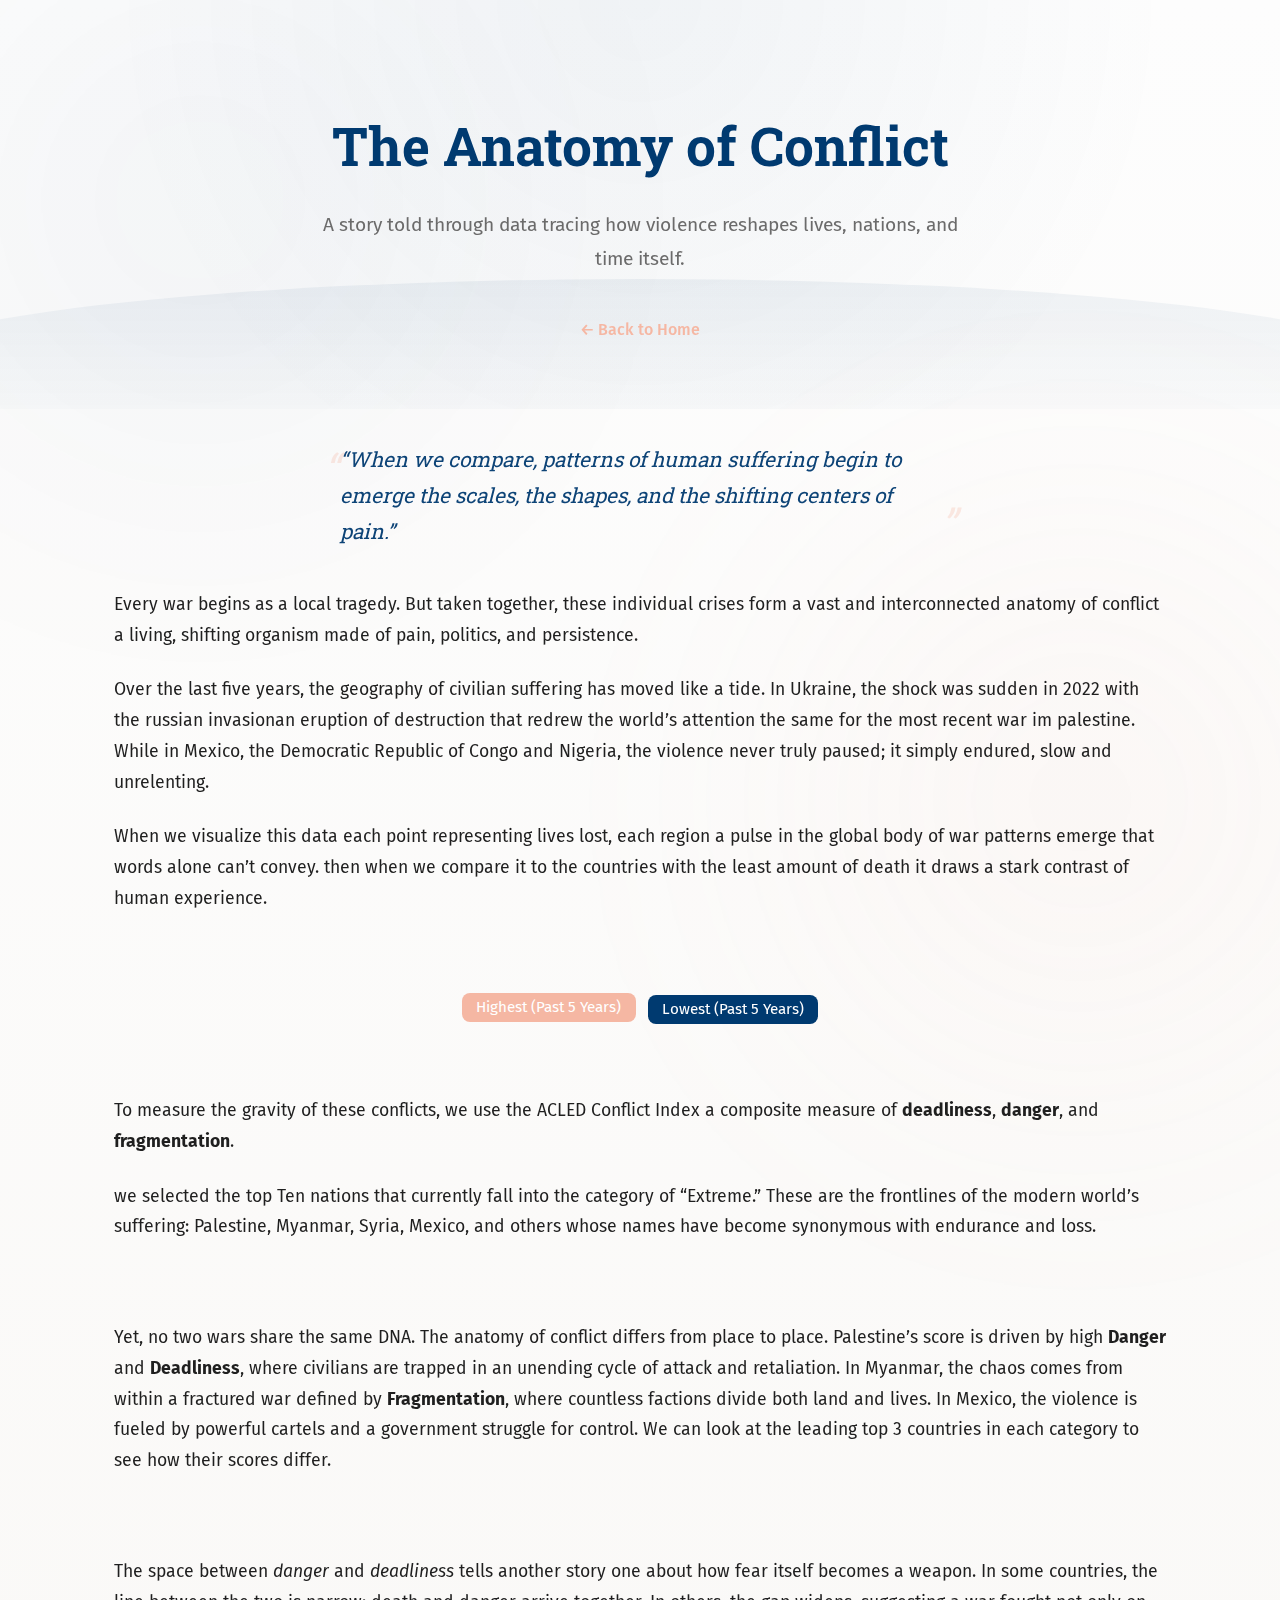
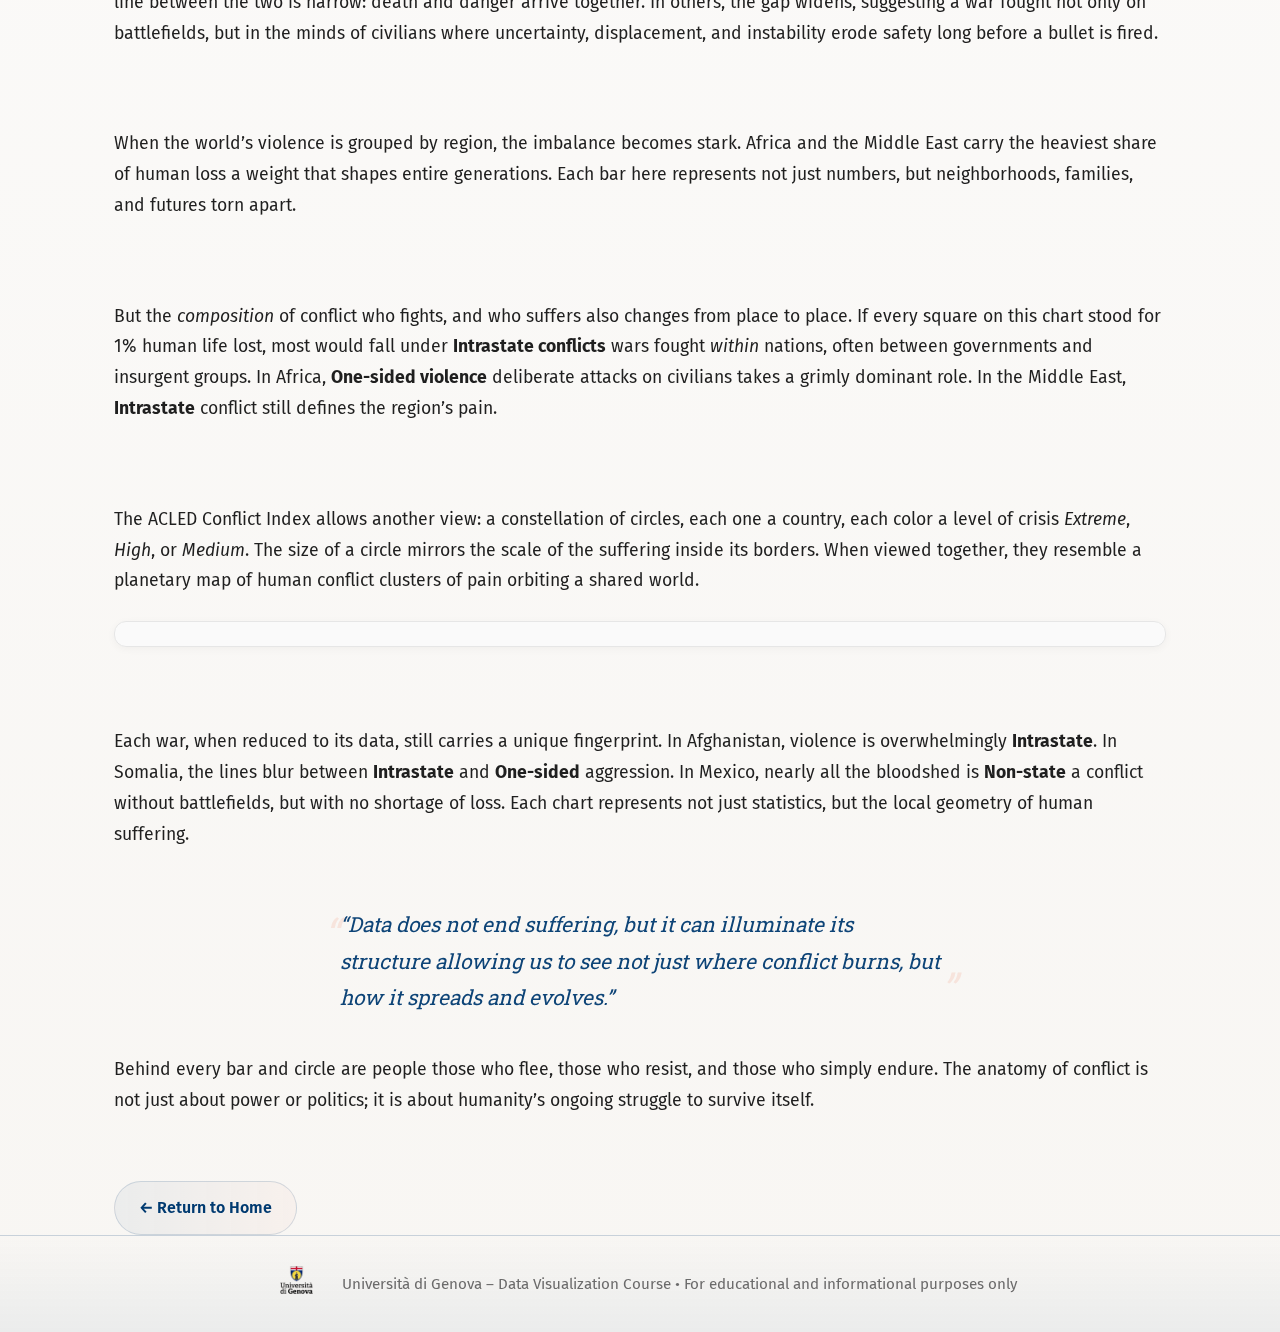
<file: comparison.html>
<!DOCTYPE html>
<html lang="en">
<head>
  <meta charset="UTF-8" />
  <meta name="viewport" content="width=device-width, initial-scale=1.0" />
  <title>The Anatomy of Conflict: A Data Story</title>
  <link rel="stylesheet" href="style.css" />
  <link rel="preconnect" href="https://fonts.googleapis.com">
  <link rel="preconnect" href="https://fonts.gstatic.com" crossorigin>
  <link href="https://fonts.googleapis.com/css2?family=Fira+Sans:wght@400;500;700&family=Roboto+Slab:wght@400;700&display=swap" rel="stylesheet">
</head>

<body>
  <header class="site-header comparison-header">
    <div class="container">
      <h1>The Anatomy of Conflict</h1>
      <p class="intro-subtitle">A story told through data  tracing how violence reshapes lives, nations, and time itself.</p>
      <a href="index.html" class="return-home">← Back to Home</a>
    </div>
  </header>

  <main class="container">

  <section id="comparison-intro">
    <blockquote class="about-quote">
      “When we compare, patterns of human suffering begin to emerge  the scales, the shapes, and the shifting centers of pain.”
    </blockquote>
    <p>
      Every war begins as a local tragedy. But taken together, these individual crises form a vast and interconnected anatomy of conflict  a living, shifting organism made of pain, politics, and persistence.
    </p>
    <p>
      Over the last five years, the geography of civilian suffering has moved like a tide. In Ukraine, the shock was sudden  in 2022 with the russian invasionan eruption of destruction that redrew the world’s attention the same for the most recent war im palestine. While in Mexico, the Democratic Republic of Congo and Nigeria, the violence never truly paused; it simply endured, slow and unrelenting.
    </p>
    <p>
      When we visualize this data  each point representing lives lost, each region a pulse in the global body of war  patterns emerge that words alone can’t convey. then when we compare it to the countries with the least amount of death it draws a stark contrast of human experience.
    </p>
    
  </section>

  <section class="chart-section" id="heatmap">
    <div class="heatmap-mode-controls">
      <button class="mode-btn active" data-mode="highest5">Highest (Past 5 Years)</button>
      <button class="mode-btn" data-mode="lowest5">Lowest (Past 5 Years)</button>
    </div>
    <div id="heatmap-summary" class="heatmap-summary"></div>
    <div id="heatmap-container" class="chart-container"></div>
    <div id="heatmap-legend" class="heatmap-legend"></div>
  </section>

  <section class="chart-section" id="bar-chart">
    <p>
      To measure the gravity of these conflicts, we use the ACLED Conflict Index  a composite measure of <strong>deadliness</strong>, <strong>danger</strong>, and <strong>fragmentation</strong>. 
    </p>
    <p>
      we selected the top Ten nations that currently fall into the category of “Extreme.” These are the frontlines of the modern world’s suffering: Palestine, Myanmar, Syria, Mexico, and others whose names have become synonymous with endurance and loss.
    </p>
    <div id="bar-chart-container" class="chart-container"></div>
  </section>

  <section class="chart-section" id="grouped-bar">
    <p>
      Yet, no two wars share the same DNA. The anatomy of conflict differs from place to place. 
      Palestine’s score is driven by high <strong>Danger</strong> and <strong>Deadliness</strong>, where civilians are trapped in an unending cycle of attack and retaliation. 
      In Myanmar, the chaos comes from within  a fractured war defined by <strong>Fragmentation</strong>, where countless factions divide both land and lives. 
     In Mexico, the violence is fueled by powerful cartels and a government struggle for control. We can look at the leading top 3 countries in each category to see how their scores differ.
    </p>
    <div id="grouped-bar-chart-container" class="chart-container"></div>
  </section>

  <section class="chart-section" id="dumbbell-plot">
    <p>
      The space between <em>danger</em> and <em>deadliness</em> tells another story  one about how fear itself becomes a weapon. 
      In some countries, the line between the two is narrow: death and danger arrive together. 
      In others, the gap widens, suggesting a war fought not only on battlefields, but in the minds of civilians  where uncertainty, displacement, and instability erode safety long before a bullet is fired.
    </p>
    <div id="dumbbell-plot-container" class="chart-container"></div>
  </section>

  <section class="chart-section" id="stacked-bar">
    <p>
      When the world’s violence is grouped by region, the imbalance becomes stark. 
      Africa and the Middle East carry the heaviest share of human loss  a weight that shapes entire generations.
      Each bar here represents not just numbers, but neighborhoods, families, and futures torn apart.
    </p>
    <div id="stacked-bar-chart-container" class="chart-container"></div>
  </section>

  <section class="chart-section" id="waffle-chart">
    <p>
      But the <em>composition</em> of conflict  who fights, and who suffers  also changes from place to place.
      If every square on this chart stood for 1% human life lost, most would fall under <strong>Intrastate conflicts</strong>  wars fought <em>within</em> nations, often between governments and insurgent groups.
      In Africa, <strong>One-sided violence</strong>  deliberate attacks on civilians  takes a grimly dominant role. 
      In the Middle East, <strong>Intrastate</strong> conflict still defines the region’s pain.
    </p>
    <div id="waffle-controls" class="waffle-controls"></div>
    <div id="waffle-summary" class="heatmap-summary"></div>
    <div id="waffle-chart-container" class="chart-container"></div>
    <div id="waffle-legend" class="waffle-legend"></div>
  </section>

  <section class="chart-section" id="circle-packing">
    <p>
      The ACLED Conflict Index allows another view: a constellation of circles, each one a country, each color a level of crisis  <em>Extreme</em>, <em>High</em>, or <em>Medium</em>.
      The size of a circle mirrors the scale of the suffering inside its borders.
      When viewed together, they resemble a planetary map of human conflict  clusters of pain orbiting a shared world.
    </p>
    <div class="chart-controls" id="chart-6-controls"></div>
    <div id="circle-packing-container" class="chart-container"></div>
  </section>

  <section class="chart-section" id="small-multiples">
    <p>
      Each war, when reduced to its data, still carries a unique fingerprint.
      In Afghanistan, violence is overwhelmingly <strong>Intrastate</strong>.
      In Somalia, the lines blur between <strong>Intrastate</strong> and <strong>One-sided</strong> aggression. 
      In Mexico, nearly all the bloodshed is <strong>Non-state</strong>  a conflict without battlefields, but with no shortage of loss.
      Each chart represents not just statistics, but the local geometry of human suffering.
    </p>
    <div id="small-multiples-container" class="chart-container"></div>
  </section>

  <section id="story-end">
    <blockquote class="about-quote">
      “Data does not end suffering, but it can illuminate its structure  allowing us to see not just where conflict burns, but how it spreads and evolves.”
    </blockquote>
    <p>
      Behind every bar and circle are people  those who flee, those who resist, and those who simply endure. 
      The anatomy of conflict is not just about power or politics; it is about humanity’s ongoing struggle to survive itself.
    </p>
    <a href="index.html" class="return-home large">← Return to Home</a>
  </section>

</main>
 <footer class="site-footer">
 <div class="container footer-content">
  <a href="https://id.unige.it/" class="footer-logo" title="Università di Genova Styleguide">
   <img src="./logo-colore.png" alt="unige logo" />
  </a>
  <p>Università di Genova – Data Visualization Course • For educational and informational purposes only</p>
 </div>
</footer>

  <script src="https://d3js.org/d3.v7.min.js"></script>
  <script src="comparison.js"></script>
</body>
</html>
</file>
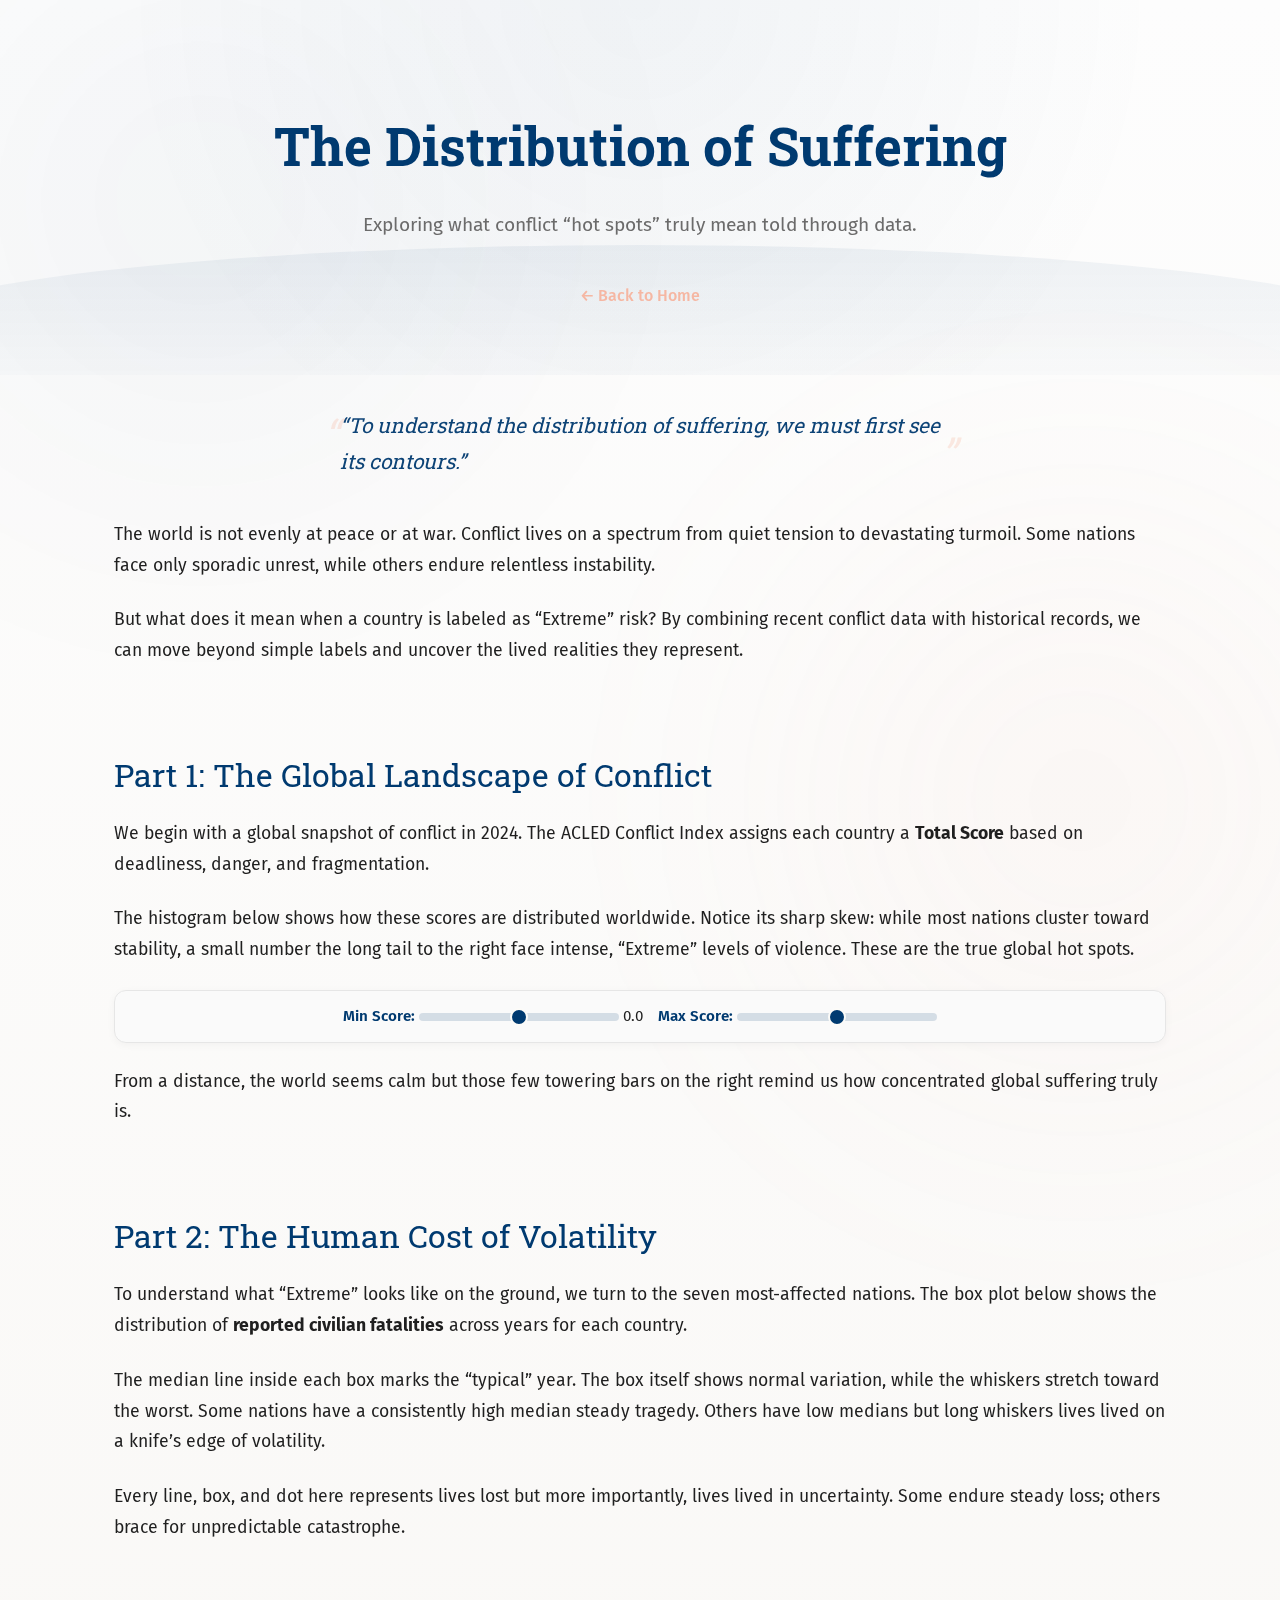
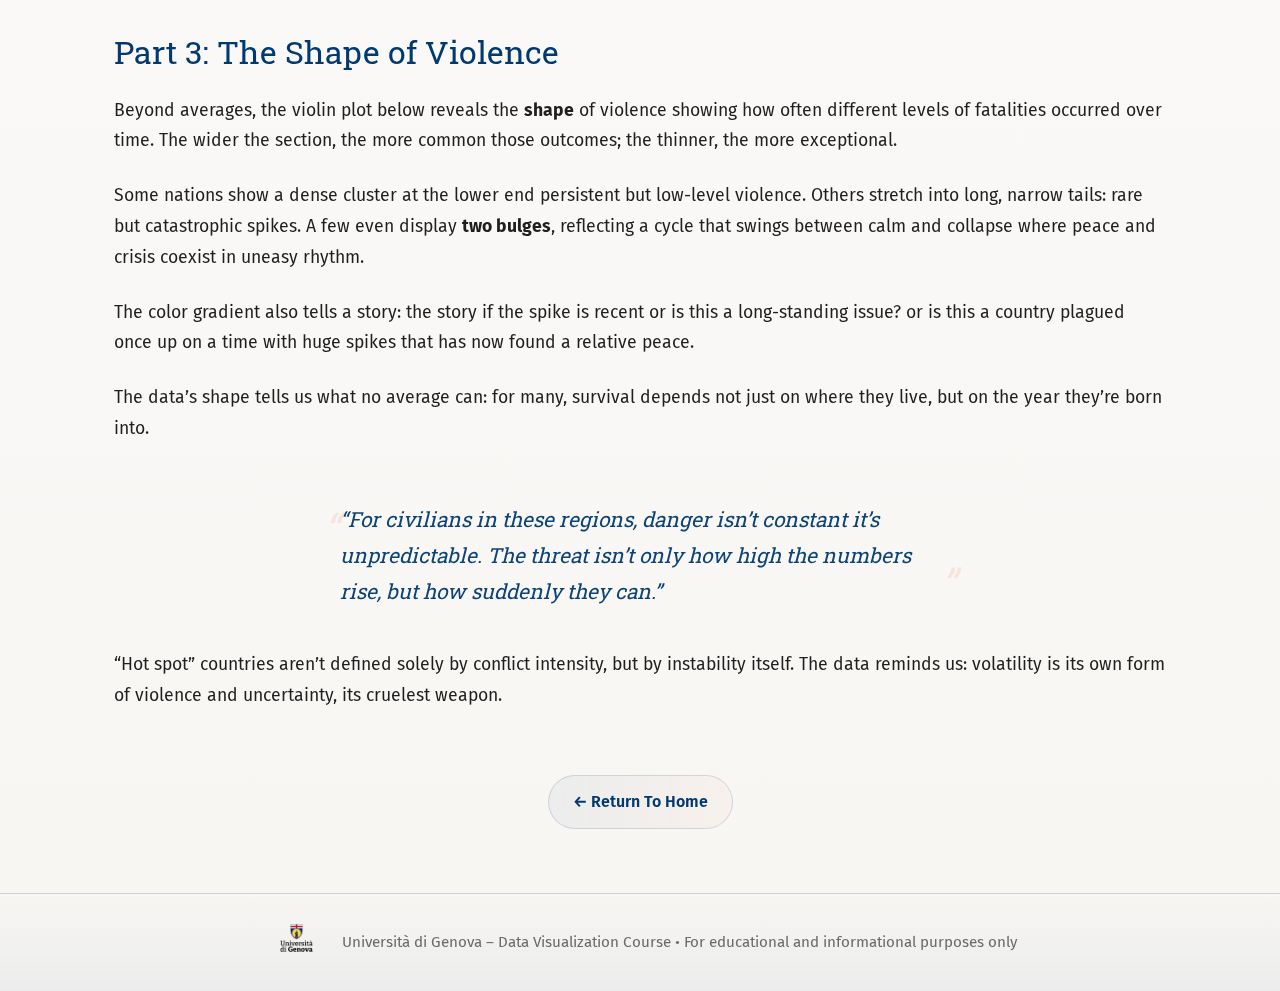
<file: distribution.html>
<!DOCTYPE html>
<html lang="en">
<head>
  <meta charset="UTF-8" />
  <meta name="viewport" content="width=device-width, initial-scale=1.0" />
  <title>The Anatomy of Risk: A Data Story</title>

  <link rel="stylesheet" href="style.css" />
  <link rel="preconnect" href="https://fonts.googleapis.com">
  <link rel="preconnect" href="https://fonts.gstatic.com" crossorigin>
  <link href="https://fonts.googleapis.com/css2?family=Fira+Sans:wght@400;500;700&family=Roboto+Slab:wght@400;700&display=swap" rel="stylesheet">
</head>

<body>
  <div class="viz-tooltip"></div>

  <header class="site-header comparison-header">
    <div class="container">
      <h1>The Distribution of Suffering</h1>
      <p class="intro-subtitle">Exploring what conflict “hot spots” truly mean told through data.</p>
      <a href="index.html" class="return-home">← Back to Home</a>
    </div>
  </header>

  <main class="container">

    <!-- INTRO -->
    <section id="story-intro">
      <blockquote class="about-quote">
        “To understand the distribution of suffering, we must first see its contours.”
      </blockquote>
      <p>
        The world is not evenly at peace or at war. Conflict lives on a spectrum from quiet tension to devastating turmoil. Some nations face only sporadic unrest, while others endure relentless instability.
      </p>
      <p>
        But what does it mean when a country is labeled as “Extreme” risk? By combining recent conflict data with historical records, we can move beyond simple labels and uncover the lived realities they represent.
      </p>
    </section>

    <!-- HISTOGRAM -->
    <section class="chart-section" id="histogram-section">
      <h2>Part 1: The Global Landscape of Conflict</h2>
      <p>
        We begin with a global snapshot of conflict in 2024. The ACLED Conflict Index assigns each country a <strong>Total Score</strong> based on deadliness, danger, and fragmentation.
      </p>
      <p>
        The histogram below shows how these scores are distributed worldwide. Notice its sharp skew: while most nations cluster toward stability, a small number the long tail to the right face intense, “Extreme” levels of violence. These are the true global hot spots.
      </p>

      <div class="chart-controls">
        <div class="control-group">
          <label for="histogram-range-min">Min Score:</label>
          <input type="range" id="histogram-range-min" name="histogram-range-min" step="0.1" />
          <span id="histogram-range-value-min">0.0</span>
        </div>
        <div class="control-group">
          <label for="histogram-range-max">Max Score:</label>
          <input type="range" id="histogram-range-max" name="histogram-range-max" step="0.1" />
          <span id="histogram-range-value-max"></span>
        </div>
      </div>

      <div id="histogram" class="chart-container"></div>
      <div id="histogram-info" class="chart-info-box-dist"></div>

      <p class="transition-text">
        From a distance, the world seems calm but those few towering bars on the right remind us how concentrated global suffering truly is.
      </p>
    </section>

    <!-- BOXPLOT -->
    <section class="chart-section" id="boxplot-section">
      <h2>Part 2: The Human Cost of Volatility</h2>
      <p>
        To understand what “Extreme” looks like on the ground, we turn to the seven most-affected nations. The box plot below shows the distribution of <strong>reported civilian fatalities</strong> across years for each country.
      </p>
      <p>
        The median line inside each box marks the “typical” year. The box itself shows normal variation, while the whiskers stretch toward the worst. Some nations have a consistently high median steady tragedy. Others have low medians but long whiskers lives lived on a knife’s edge of volatility.
      </p>

      
      <div id="boxplot" class="chart-container"></div>

      <p class="transition-text">
        Every line, box, and dot here represents lives lost but more importantly, lives lived in uncertainty. Some endure steady loss; others brace for unpredictable catastrophe.
      </p>
    </section>

    <!-- VIOLIN PLOT -->
    <section class="chart-section" id="violin-section">
      <h2>Part 3: The Shape of Violence</h2>
      <p>
        Beyond averages, the violin plot below reveals the <strong>shape</strong> of violence showing how often different levels of fatalities occurred over time. The wider the section, the more common those outcomes; the thinner, the more exceptional.
      </p>
      <p>
        Some nations show a dense cluster at the lower end persistent but low-level violence. Others stretch into long, narrow tails: rare but catastrophic spikes. A few even display <strong>two bulges</strong>, reflecting a cycle that swings between calm and collapse where peace and crisis coexist in uneasy rhythm.
      </p>
<p> The color gradient also tells a story: the story if the spike is recent or is this a long-standing issue? or is this a country plagued once up on a time with huge spikes that has now found a relative peace. </p>
      <div id="violin" class="chart-container"></div>

      <p class="transition-text">
        The data’s shape tells us what no average can: for many, survival depends not just on where they live, but on the year they’re born into.
      </p>
    </section>

    <!-- END -->
    <section id="story-end">
      <blockquote class="about-quote">
        “For civilians in these regions, danger isn’t constant it’s unpredictable. The threat isn’t only how high the numbers rise, but how suddenly they can.”
      </blockquote>
      <p>
        “Hot spot” countries aren’t defined solely by conflict intensity, but by instability itself. The data reminds us: volatility is its own form of violence and uncertainty, its cruelest weapon.
      </p>
    
    </section>
    <div style="text-align:center; margin-bottom: 4rem;">
       <a href="index.html" class="return-home large">← Return To Home </a>
    </div>

  </main>

  <footer class="site-footer">
    <div class="container footer-content">
      <a href="https://id.unige.it/" class="footer-logo" title="Università di Genova Styleguide">
        <img src="./logo-colore.png" alt="unige logo" />
      </a>
      <p>Università di Genova – Data Visualization Course • For educational and informational purposes only</p>
    </div>
  </footer>

  <script src="https://d3js.org/d3.v7.min.js"></script>
  <script src="distribution.js"></script>
</body>
</html>
</file>
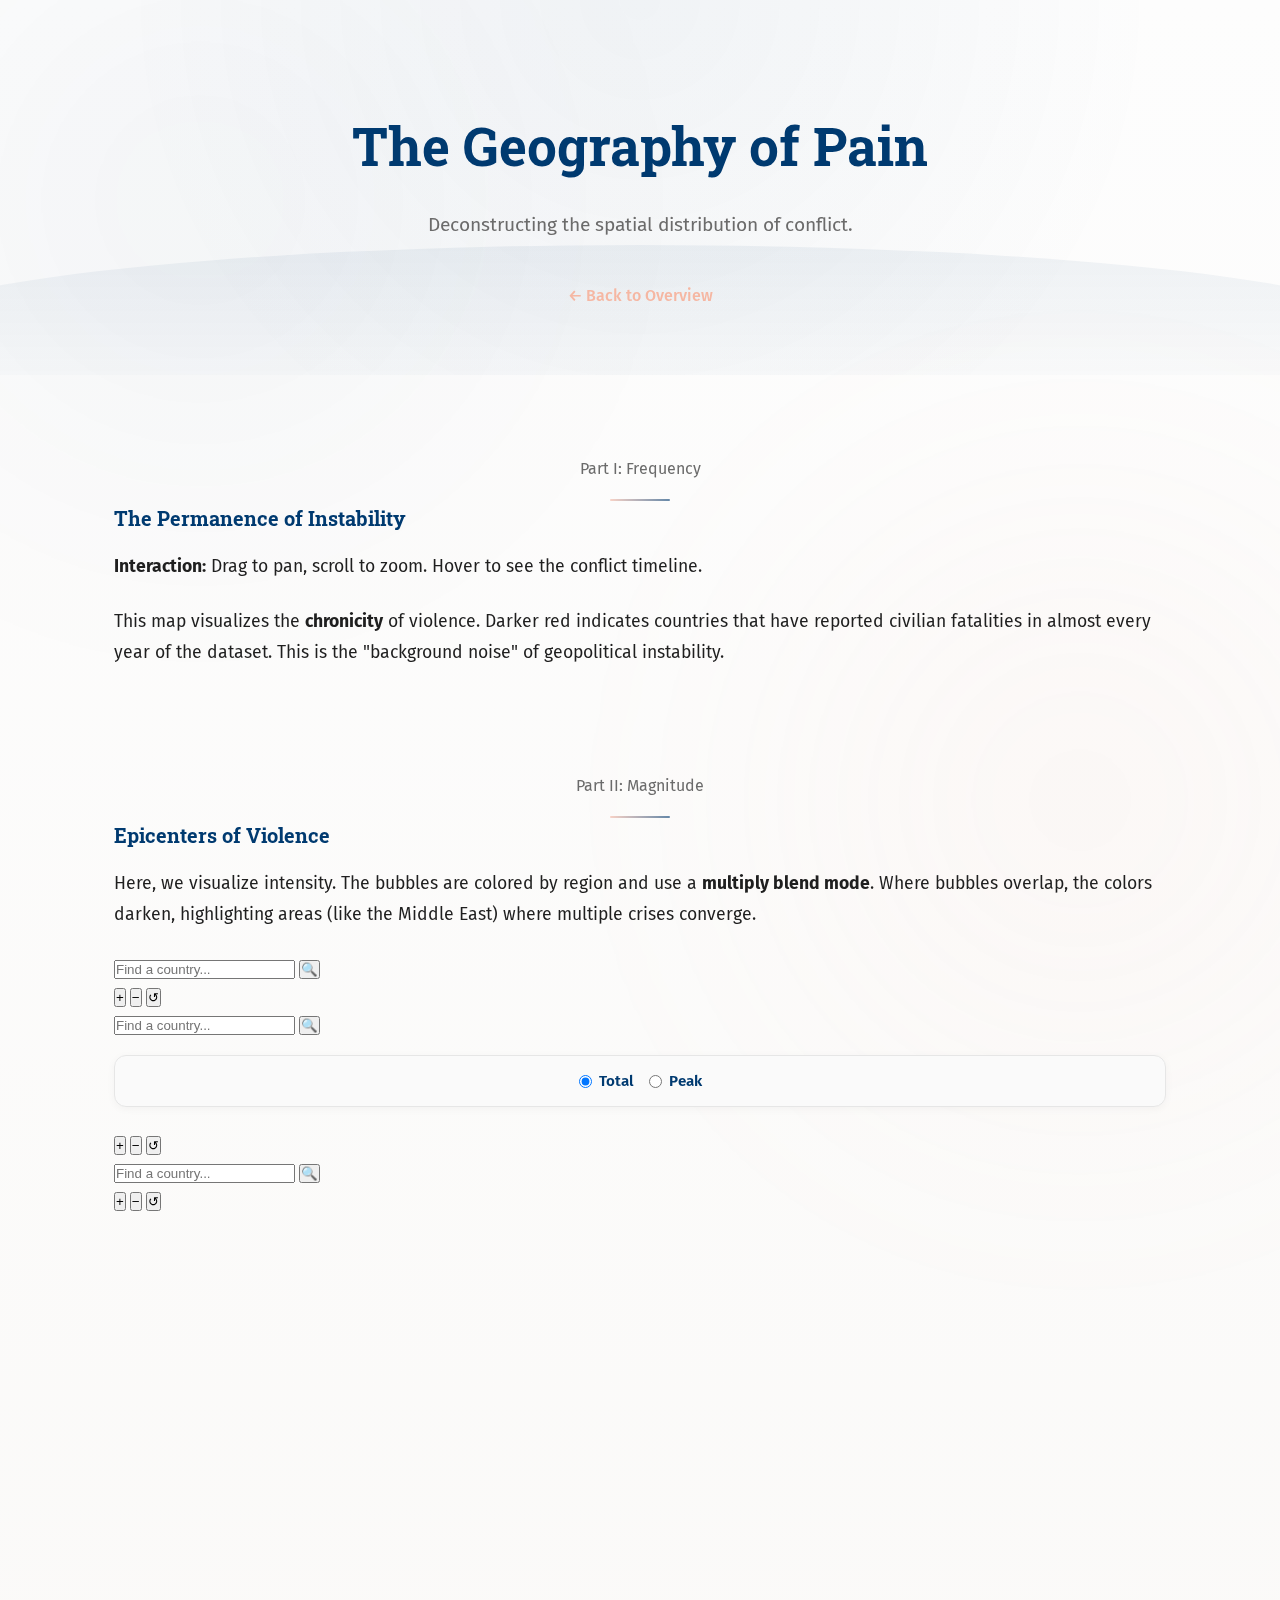
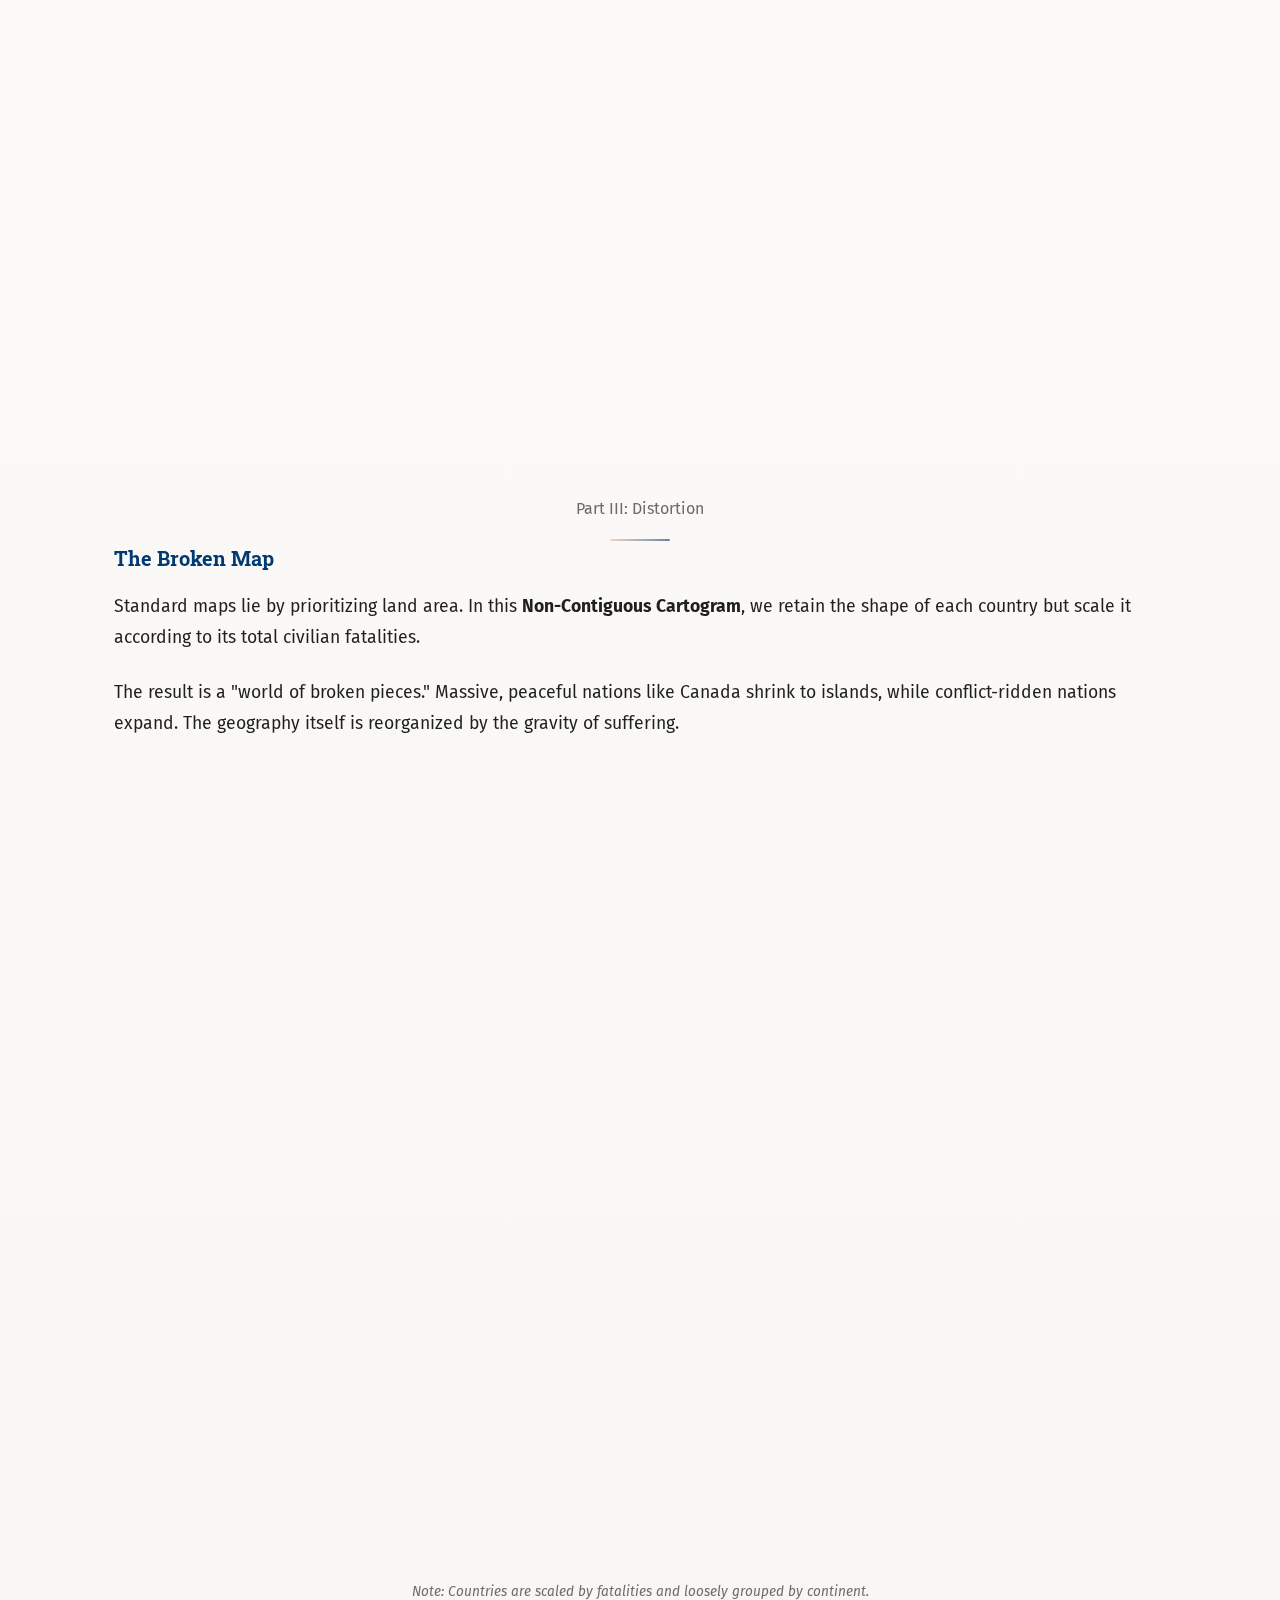
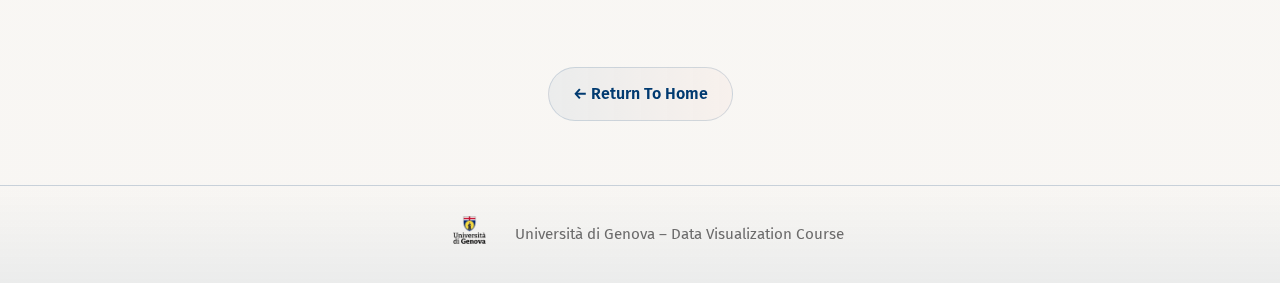
<file: map.html>
<!DOCTYPE html>
<html lang="en">
<head>
  <meta charset="UTF-8" />
  <meta name="viewport" content="width=device-width, initial-scale=1.0" />
  <title>Geography of Pain: A Spatial Analysis</title>

  <link rel="preconnect" href="https://fonts.googleapis.com">
  <link rel="preconnect" href="https://fonts.gstatic.com" crossorigin>
  <link href="https://fonts.googleapis.com/css2?family=Fira+Sans:wght@300;400;500;700&family=Roboto+Slab:wght@300;400;700&display=swap" rel="stylesheet">
  <script src="https://d3js.org/d3.v7.min.js"></script>
  
  <link rel="stylesheet" href="style.css" />
  
  <style>
  
  </style>
</head> 
<body>

  <div class="viz-tooltip" id="tooltip"></div>

  <header class="site-header">
    <div class="container">
      <h1>The Geography of Pain</h1>
      <p class="intro-subtitle">Deconstructing the spatial distribution of conflict.</p>
      <a href="index.html" class="return-home">← Back to Overview</a>
    </div>
  </header>

  <main class="container">

    <section>
      <div class="byline"><span>Part I: Frequency</span></div>
      <h3>The Permanence of Instability</h3>
       <p class="article">
        <strong>Interaction:</strong> Drag to pan, scroll to zoom. Hover to see the conflict timeline.
      </p>
       <p class="article">
        This map visualizes the <strong>chronicity</strong> of violence. Darker red indicates countries that have reported civilian fatalities in almost every year of the dataset. This is the "background noise" of geopolitical instability.
      </p>
    </section>

    <div class="chart-wrapper">
      <div class="map-container" id="choropleth-map"></div>
    </div>

    <section>
        <div class="byline"><span>Part II: Magnitude</span></div>
      <h3>Epicenters of Violence</h3>
       <p class="article">
        Here, we visualize intensity. The bubbles are colored by region and use a <strong>multiply blend mode</strong>. Where bubbles overlap, the colors darken, highlighting areas (like the Middle East) where multiple crises converge.
      </p>
    </section>

<datalist id="country-list"></datalist>

<div class="chart-wrapper">
  <div class="map-header">
    <div class="search-container">
        <input type="text" class="map-search" id="search-choropleth" list="country-list" placeholder="Find a country...">
        <button class="btn-search-trigger">🔍</button>
    </div>
    <div class="zoom-controls">
        <button class="btn-zoom" id="zoom-in-choro">+</button>
        <button class="btn-zoom" id="zoom-out-choro">−</button>
        <button class="btn-zoom" id="zoom-reset-choro">↺</button>
    </div>
  </div>
  <div class="map-container" id="choropleth-map"></div>
</div>

<div class="chart-wrapper">
  <div class="map-header">
    <div class="search-container">
        <input type="text" class="map-search" id="search-symbol" list="country-list" placeholder="Find a country...">
        <button class="btn-search-trigger">🔍</button>
    </div>
    <div class="chart-controls inline">
        <label><input type="radio" name="propMode" value="total" checked> Total</label>
        <label><input type="radio" name="propMode" value="peak"> Peak</label>
    </div>
    <div class="zoom-controls">
        <button class="btn-zoom" id="zoom-in-symbol">+</button>
        <button class="btn-zoom" id="zoom-out-symbol">−</button>
        <button class="btn-zoom" id="zoom-reset-symbol">↺</button>
    </div>
  </div>
  <div class="map-container" id="symbol-map"></div>
</div>

<div class="chart-wrapper">
  <div class="map-header">
    <div class="search-container">
        <input type="text" class="map-search" id="search-carto" list="country-list" placeholder="Find a country...">
        <button class="btn-search-trigger">🔍</button>
    </div>
    <div class="zoom-controls">
        <button class="btn-zoom" id="zoom-in-carto">+</button>
        <button class="btn-zoom" id="zoom-out-carto">−</button>
        <button class="btn-zoom" id="zoom-reset-carto">↺</button>
    </div>
  </div>
  <div class="map-container" id="cartogram-map" style="height: 800px;"></div>
</div>
    <section>
        <div class="byline"><span>Part III: Distortion</span></div>
      <h3>The Broken Map</h3>
       <p class="article">
        Standard maps lie by prioritizing land area. In this <strong>Non-Contiguous Cartogram</strong>, we retain the shape of each country but scale it according to its total civilian fatalities. 
      </p>
       <p class="article">
        The result is a "world of broken pieces." Massive, peaceful nations like Canada shrink to islands, while conflict-ridden nations expand. The geography itself is reorganized by the gravity of suffering.
      </p>
    </section>

    <div class="chart-wrapper">
      <div class="map-container" id="cartogram-map" style="height: 800px;"></div>
      <p style="text-align:center; font-size:0.85rem; color:var(--color-secondary); margin-top:1rem;">
        <em>Note: Countries are scaled by fatalities and loosely grouped by continent.</em>
      </p>
    </div>

    <div style="text-align:center; margin-bottom: 4rem;">
       <a href="index.html" class="return-home large">← Return To Home </a>
    </div>

  </main>

  <footer class="site-footer">
    <div class="container footer-content">
       <a href="https://id.unige.it/" class="footer-logo">
        <img src="./logo-colore.png" alt="unige logo" />
      </a>
      <p>Università di Genova – Data Visualization Course </p>
    </div>
  </footer>

  <script src="maps.js"></script>
</body>
</html>
</file>
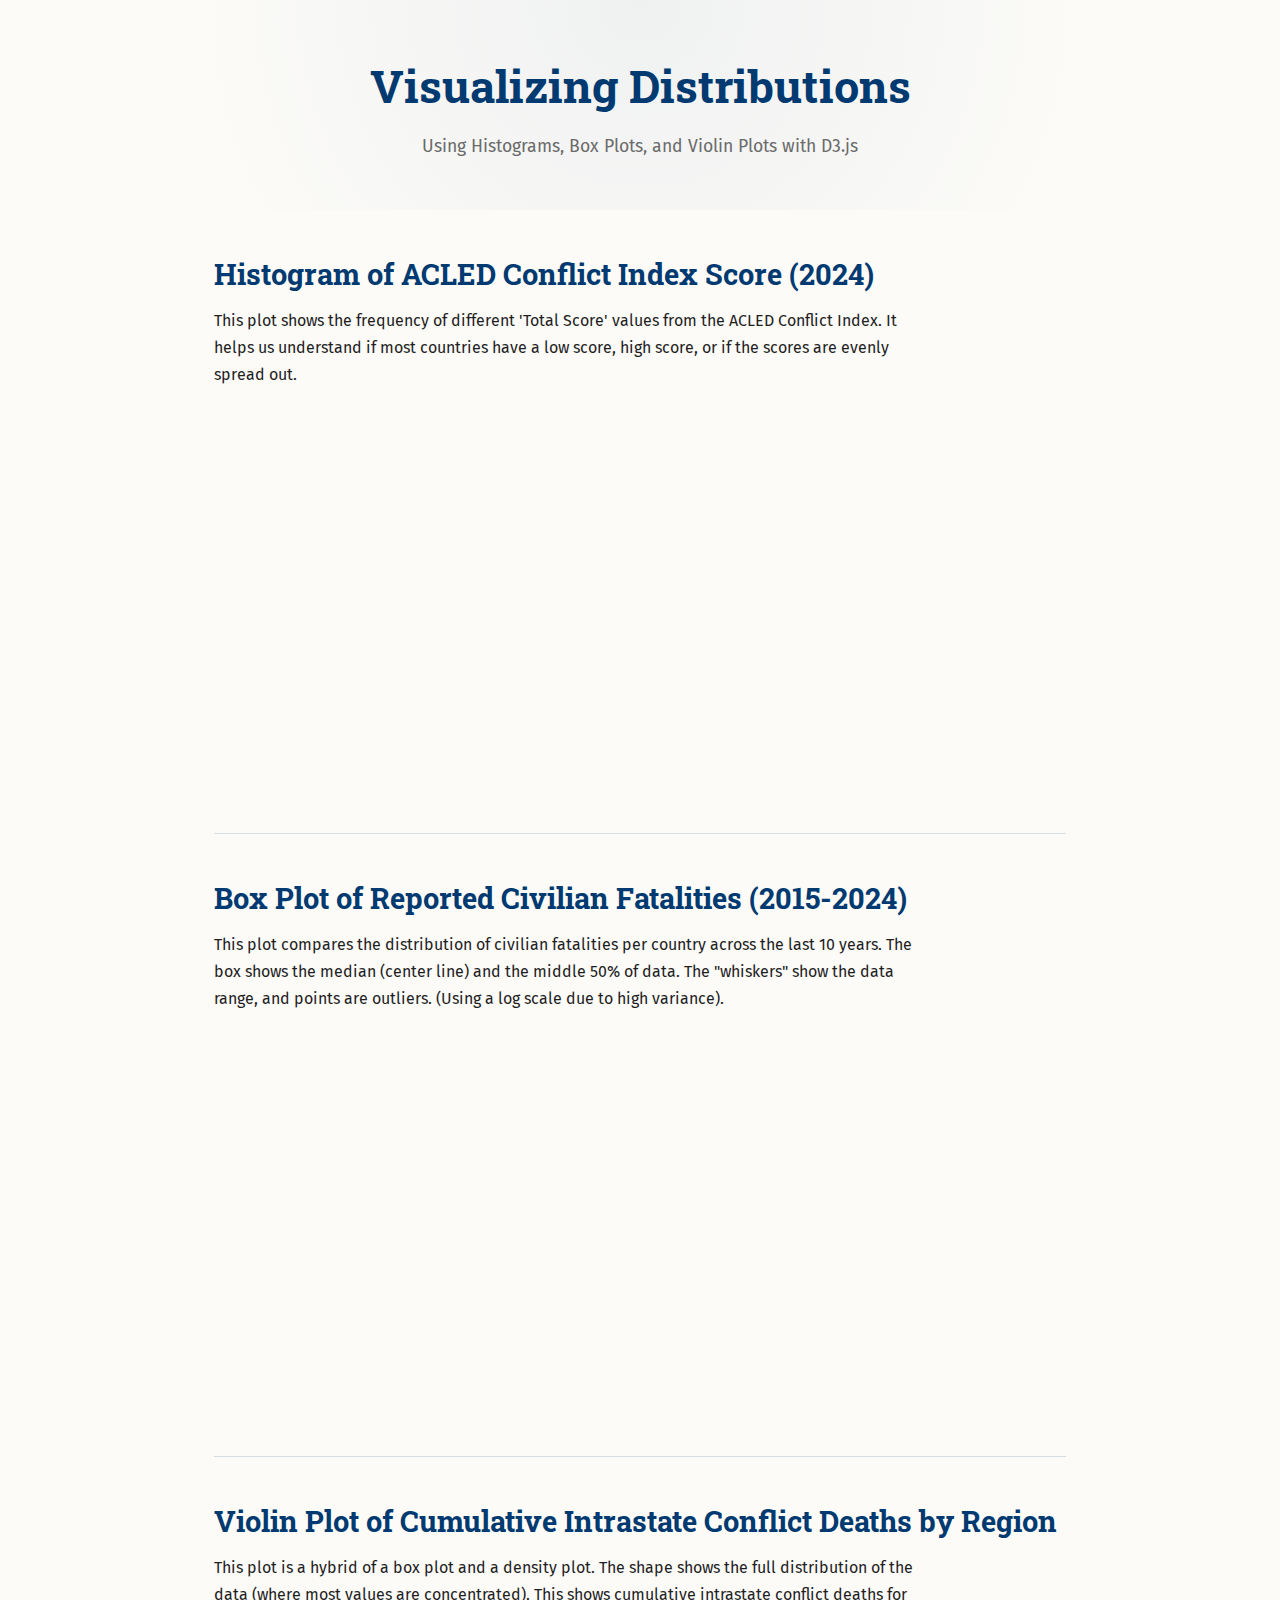
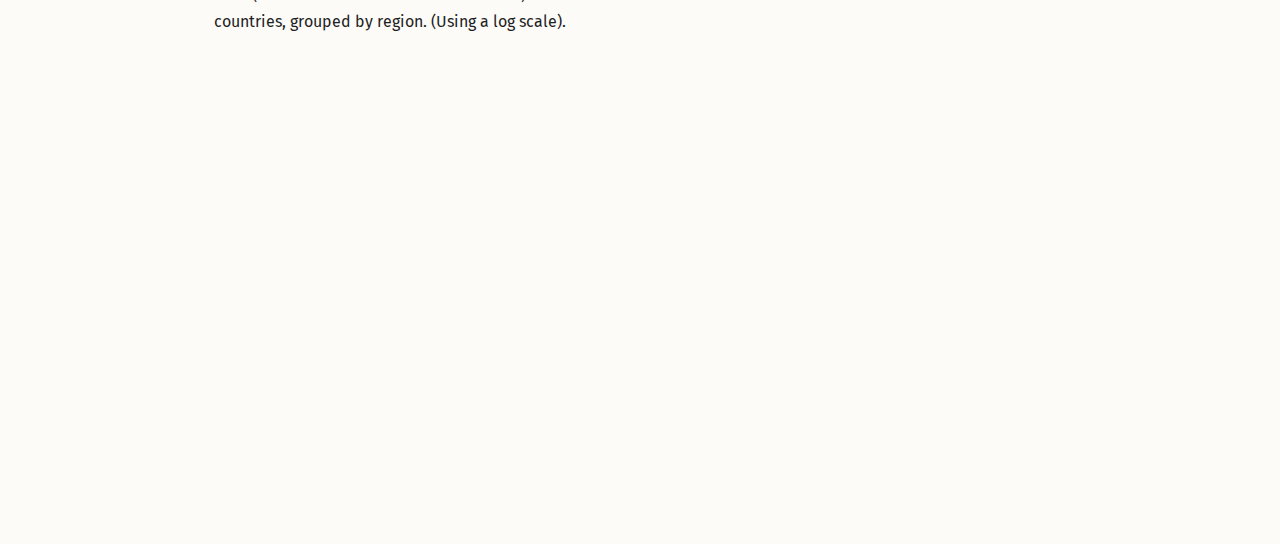
<file: page1.html>
<!DOCTYPE html>
<html lang="en">
<head>
  <meta charset="UTF-8" />
  <meta name="viewport" content="width=device-width, initial-scale=1.0" />
  <title>Data Distributions</title>
  <link rel="stylesheet" href="plots.css" />
  <link rel="preconnect" href="https://fonts.googleapis.com">
  <link rel="preconnect" href="https://fonts.gstatic.com" crossorigin>
  <link href="https://fonts.googleapis.com/css2?family=Fira+Sans:wght@400;500;700&family=Roboto+Slab:wght@400;700&display=swap" rel="stylesheet">
  <style>
    /* Minimal tooltip styling to ensure it appears above the page */
    .viz-tooltip {
      position: absolute;
      pointer-events: none;
      background: rgba(0,0,0,0.8);
      color: #fff;
      padding: 8px 10px;
      border-radius: 4px;
      font-size: 13px;
      line-height: 1.3;
      max-width: 320px;
      box-shadow: 0 2px 6px rgba(0,0,0,0.3);
      transform-origin: 0 0;
      z-index: 1000;
      display: none;
      opacity: 0;
      transition: opacity 120ms ease;
    }

    .chart-container {
      min-height: 420px;
    }

    /* small helper to show messages inside containers */
    .chart-error {
      color: #b00;
      font-weight: 600;
      padding: 1rem;
    }
  </style>
</head>

<body>
  <header class="site-header">
    <div class="container">
      <h1>Visualizing Distributions</h1>
      <p class="intro-subtitle">Using Histograms, Box Plots, and Violin Plots with D3.js</p>
    </div>
  </header>

  <main class="container">

    <section class="chart-section" id="histogram">
      <h2>Histogram of ACLED Conflict Index Score (2024)</h2>
      <p>This plot shows the frequency of different 'Total Score' values from the ACLED Conflict Index. It helps us understand if most countries have a low score, high score, or if the scores are evenly spread out.</p>
      <div id="histogram-container" class="chart-container"></div>
    </section>

    <section class="chart-section" id="boxplot">
      <h2>Box Plot of Reported Civilian Fatalities (2015-2024)</h2>
      <p>This plot compares the distribution of civilian fatalities per country across the last 10 years. The box shows the median (center line) and the middle 50% of data. The "whiskers" show the data range, and points are outliers. (Using a log scale due to high variance).</p>
      <div id="boxplot-container" class="chart-container"></div>
    </section>

    <section class="chart-section" id="violin">
      <h2>Violin Plot of Cumulative Intrastate Conflict Deaths by Region</h2>
      <p>This plot is a hybrid of a box plot and a density plot. The shape shows the full distribution of the data (where most values are concentrated). This shows cumulative intrastate conflict deaths for countries, grouped by region. (Using a log scale).</p>
      <div id="violin-container" class="chart-container"></div>
    </section>

  </main>

  <div class="viz-tooltip">Tooltip</div>

  <script src="https://d3js.org/d3.v7.min.js"></script>
  <script src="page1.js"></script>
</body>
</html>
</file>
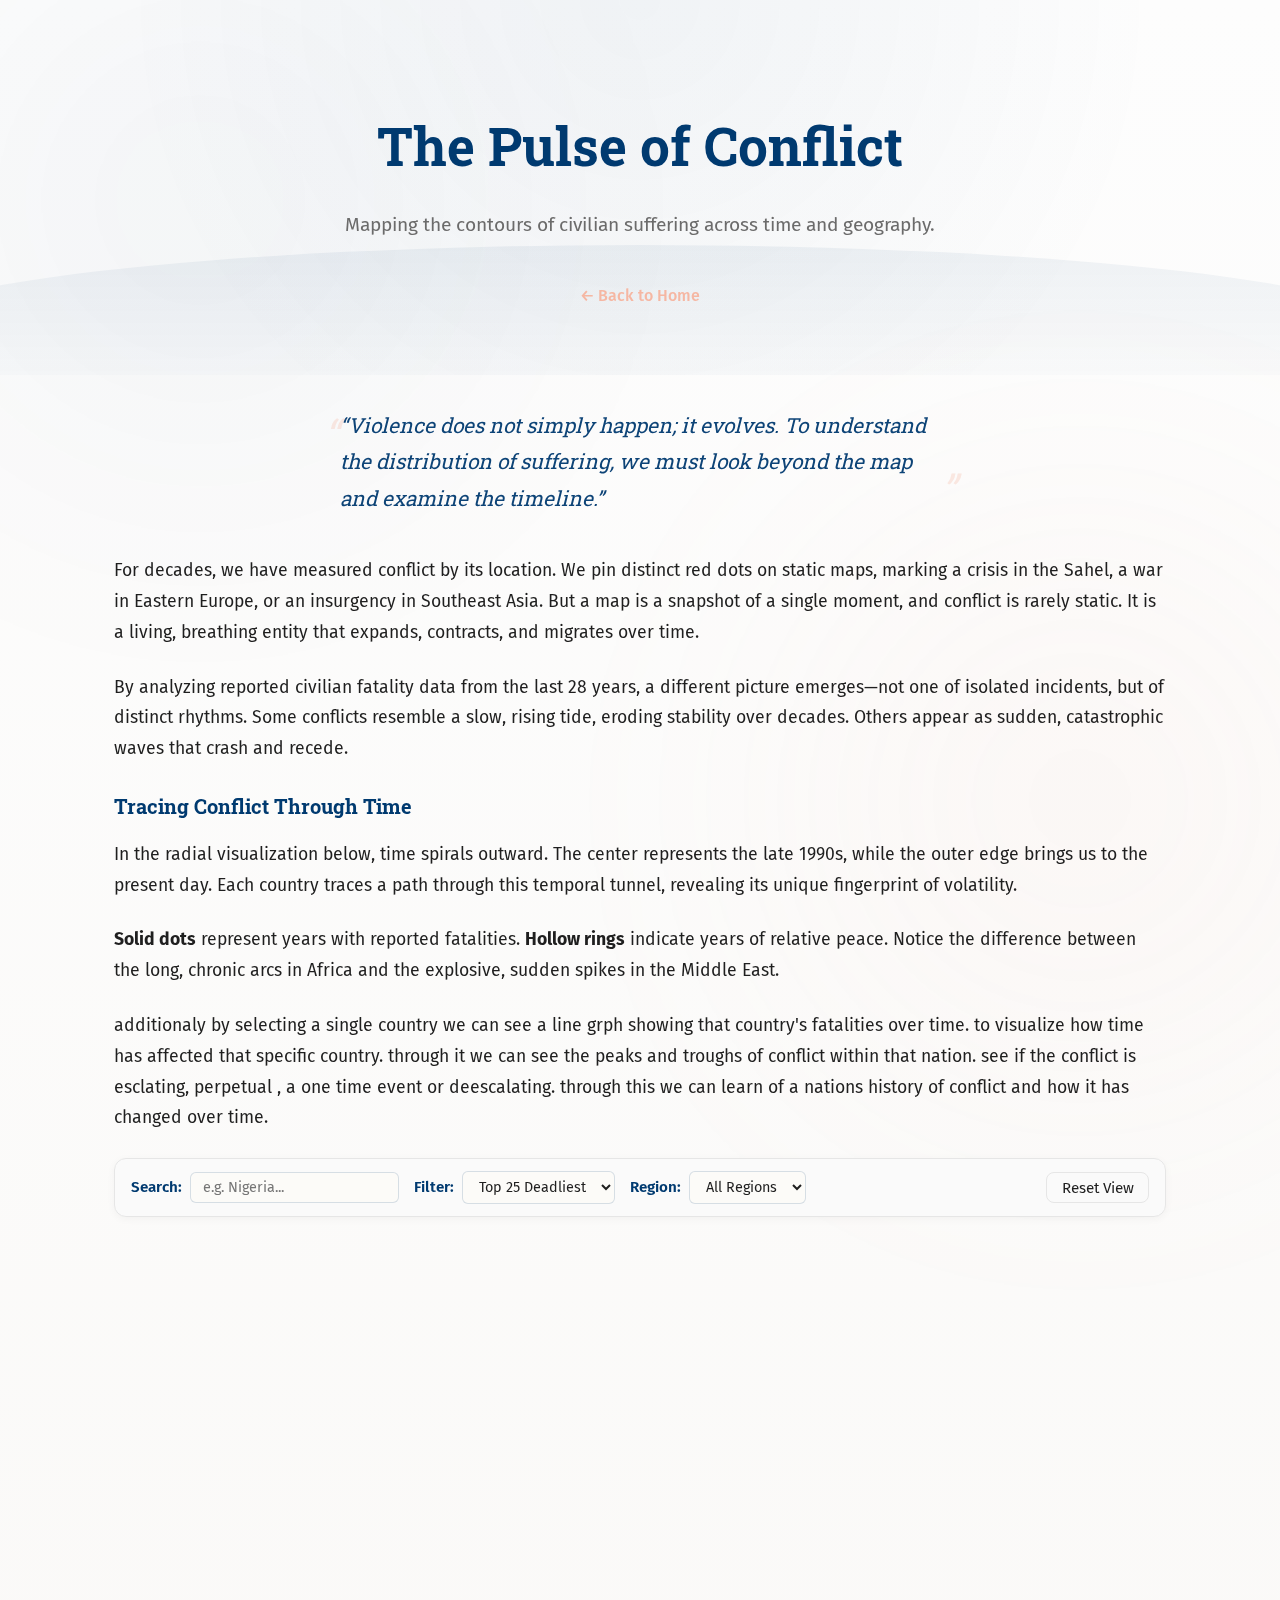
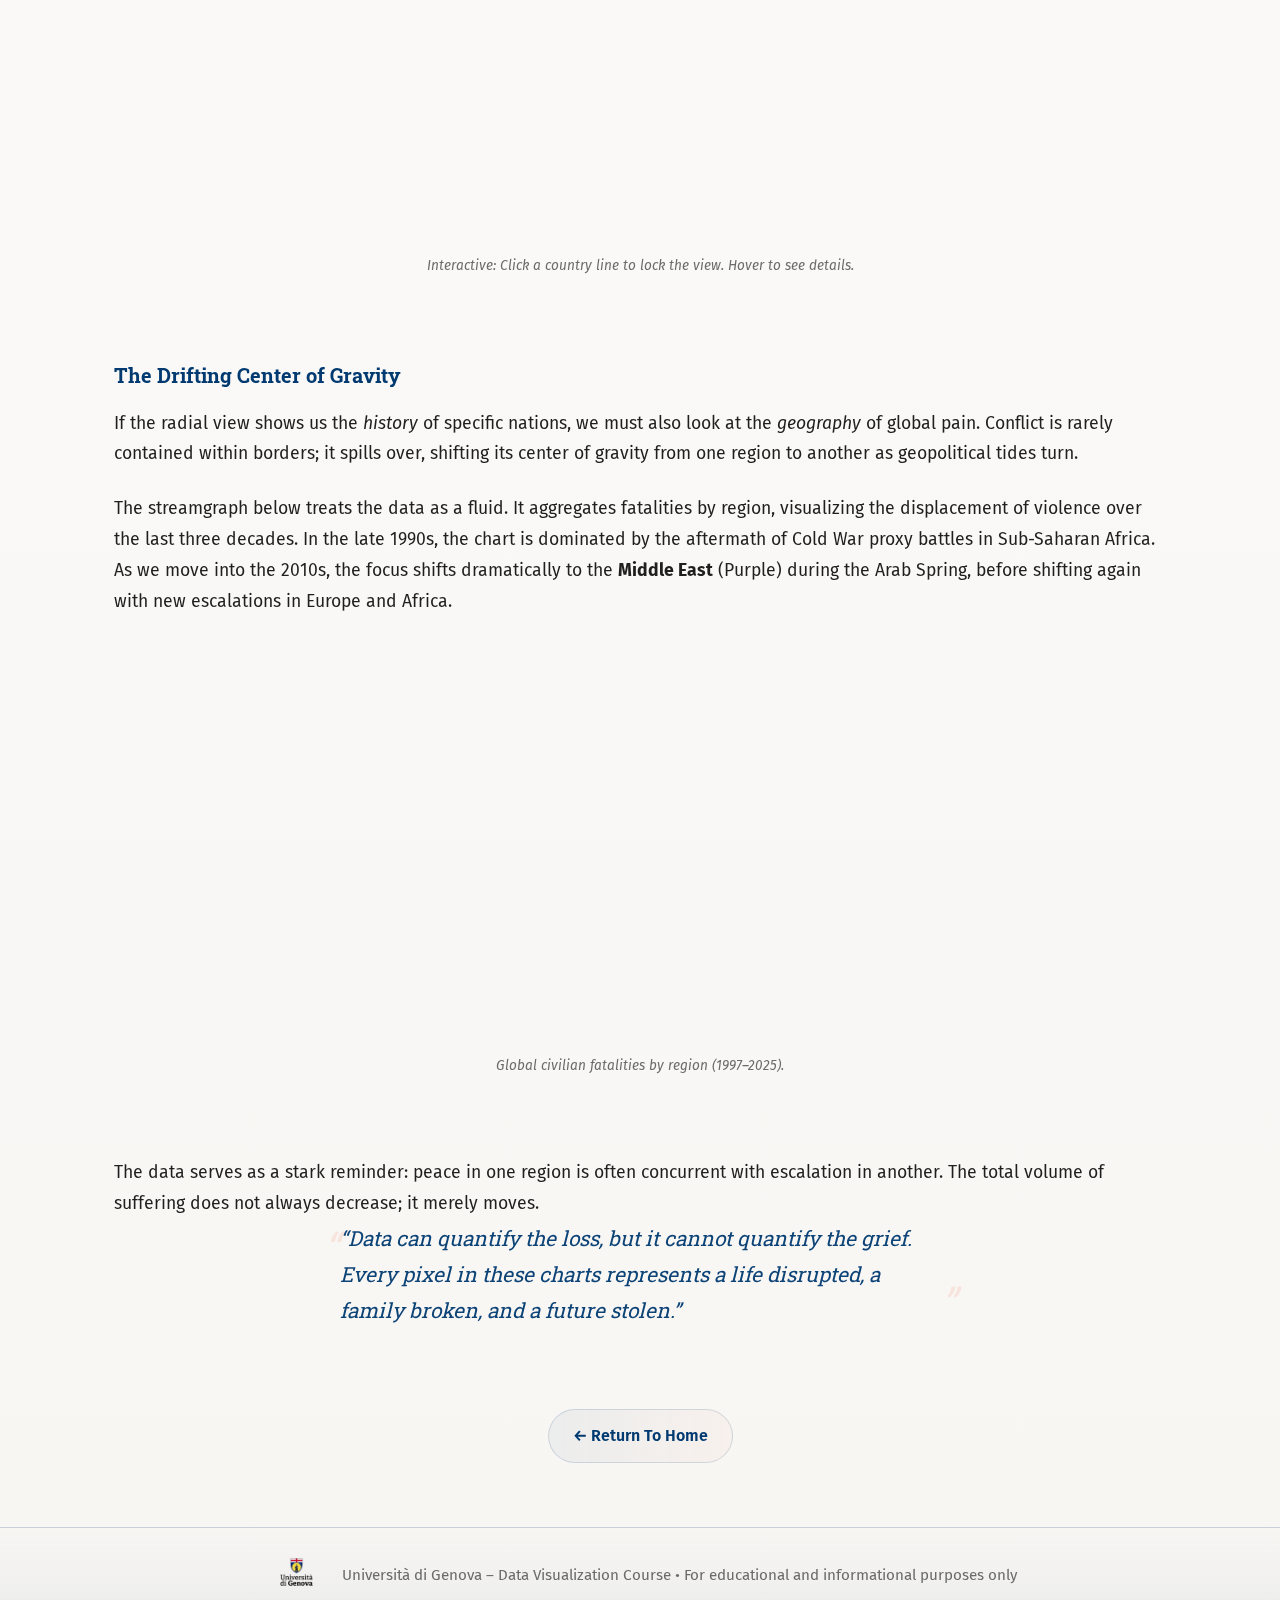
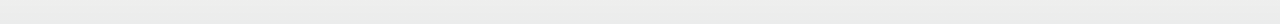
<file: temporal.html>
<!DOCTYPE html>
<html lang="en">
<head>
  <meta charset="UTF-8" />
  <meta name="viewport" content="width=device-width, initial-scale=1.0" />
  <title>The Pulse of Conflict: A Data Story</title>

  <link rel="preconnect" href="https://fonts.googleapis.com">
  <link rel="preconnect" href="https://fonts.gstatic.com" crossorigin>
  <link href="https://fonts.googleapis.com/css2?family=Fira+Sans:wght@400;500;700&family=Roboto+Slab:wght@400;700&display=swap" rel="stylesheet">
  <script src="https://d3js.org/d3.v7.min.js"></script>
  
  <link rel="stylesheet" href="style.css" />

</head> 
<body>

  <div class="viz-tooltip" id="tooltip"></div>

  <header class="site-header">
    <div class="container">
      <h1>The Pulse of Conflict</h1>
      <p class="intro-subtitle">Mapping the contours of civilian suffering across time and geography.</p>
      <a href="index.html" class="return-home">← Back to Home</a>
    </div>
  </header>

  <main class="container">

    <section>
      <blockquote class="about-quote">
        “Violence does not simply happen; it evolves. To understand the distribution of suffering, we must look beyond the map and examine the timeline.”
      </blockquote>
      <p class="drop-cap">
        For decades, we have measured conflict by its location. We pin distinct red dots on static maps, marking a crisis in the Sahel, a war in Eastern Europe, or an insurgency in Southeast Asia. But a map is a snapshot of a single moment, and conflict is rarely static. It is a living, breathing entity that expands, contracts, and migrates over time.
      </p>
      
      

      <p>
        By analyzing reported civilian fatality data from the last 28 years, a different picture emerges—not one of isolated incidents, but of distinct rhythms. Some conflicts resemble a slow, rising tide, eroding stability over decades. Others appear as sudden, catastrophic waves that crash and recede.
      </p>
    </section>

    <div class="chart-wrapper">
      <h3>Tracing Conflict Through Time</h3>
      <p>
        In the radial visualization below, time spirals outward. The center represents the late 1990s, while the outer edge brings us to the present day. Each country traces a path through this temporal tunnel, revealing its unique fingerprint of volatility. 
      </p>
      <p>
        <strong>Solid dots</strong> represent years with reported fatalities. <strong>Hollow rings</strong> indicate years of relative peace. Notice the difference between the long, chronic arcs in Africa and the explosive, sudden spikes in the Middle East.
      </p>
      <p> 
        additionaly by selecting a single country we can see a line grph showing that country's fatalities over time. to visualize how time has affected that specific country. through it we can see the peaks and troughs of conflict within that nation. see if the conflict is esclating, perpetual , a one time event or deescalating. through this we can learn of a nations history of conflict and how it has changed over time.
      </p>

      <div class="chart-controls" id="radial-controls">
    <div class="control-group" id="radial-control-group">
      <label for="searchBox">Search:</label>
      <input type="search" id="searchBox" placeholder="e.g. Nigeria..." />
    </div>

    <div class="control-group" id="radial-filter-group">
      <label for="topN">Filter:</label>
      <select id="topN">
        <option value="10">Top 10 Deadliest</option>
        <option value="25" selected>Top 25 Deadliest</option>
        <option value="50">Top 50</option>
        <option value="all">All Countries</option>
      </select>
    </div>

    <div class="control-group" id="radial-region-group">
      <label for="regionSelect">Region:</label>
      <select id="regionSelect">
        <option value="all">All Regions</option>
      </select>
    </div>

    <button id="radial-reset" class="btn-reset">Reset View</button>
</div>
      <div class="chart-container" id="radial-chart" style="position: relative;">
        <div class="chart-info-box" id="infoPanel">
          <h4 id="infoTitle">Country</h4>
          <div id="infoStats"></div>
          <svg class="sparkline" id="sparkline"></svg>
        </div>
      </div>
      <p style="text-align:center; font-size:0.85rem; color:var(--color-secondary); margin-top:0.8rem;">
        <em>Interactive: Click a country line to lock the view. Hover to see details.</em>
      </p>
    </div>

    <section>
      <h3>The Drifting Center of Gravity</h3>
      <p>
        If the radial view shows us the <em>history</em> of specific nations, we must also look at the <em>geography</em> of global pain. Conflict is rarely contained within borders; it spills over, shifting its center of gravity from one region to another as geopolitical tides turn.
      </p>
      <p>
        The streamgraph below treats the data as a fluid. It aggregates fatalities by region, visualizing the displacement of violence over the last three decades. In the late 1990s, the chart is dominated by the aftermath of Cold War proxy battles in Sub-Saharan Africa. As we move into the 2010s, the focus shifts dramatically to the <strong>Middle East</strong> (Purple) during the Arab Spring, before shifting again with new escalations in Europe and Africa.
      </p>
      
    </section>

    <div class="chart-wrapper">
      <div class="chart-container" id="streamgraph"></div>
      <p style="text-align:center; font-size:0.85rem; color:var(--color-secondary); margin-top:0.8rem;">
        <em>Global civilian fatalities by region (1997–2025).</em>
      </p>
    </div>

    <section>
      <p>
        The data serves as a stark reminder: peace in one region is often concurrent with escalation in another. The total volume of suffering does not always decrease; it merely moves.
      </p>

      <blockquote class="about-quote">
        “Data can quantify the loss, but it cannot quantify the grief. Every pixel in these charts represents a life disrupted, a family broken, and a future stolen.”
      </blockquote>
    </section>

    <div style="text-align:center; margin-bottom: 4rem;">
       <a href="index.html" class="return-home large">← Return To Home </a>
    </div>

  </main>

  <footer class="site-footer">
    <div class="container footer-content">
       <a href="https://id.unige.it/" class="footer-logo" title="Università di Genova Styleguide">
        <img src="./logo-colore.png" alt="unige logo" />
      </a>
      <p>Università di Genova – Data Visualization Course • For educational and informational purposes only</p>
    </div>
  </footer>

  <script src="temporal.js"></script>
</body>
</html>
</file>
<file: style.css>
/* =========================================
   1. Variables & Theme Setup
   ========================================= */
:root {
  /* Typography */
  --font-heading: 'Roboto Slab', serif;
  --font-body: 'Fira Sans', sans-serif;

  /* Main Palette */
  --color-bg: #fcfbf8;
  --color-primary: #003a70;
  --color-accent: #f5b7a3; /* soft coral */
  --color-secondary: #6b6b6b;
  --color-text: #1f1f1f;
  --color-border: rgba(0, 58, 112, 0.15);

  /* Region Colors */
  --col-africa: #e67e22;
  --col-americas: #c0392b;
  --col-asia: #2980b9;
  --col-europe: #27ae60;
  --col-me: #8e44ad;
  --col-oceania: #16a085;
  --col-other: #95a5a6;

  /* D3 Chart Aliases (Mapped to Main Palette where applicable) */
  --bg: var(--color-bg);
  --txt: var(--color-text);
  --muted: #666;
  --panel: #fafafa;
  --border: #e6e6e6;
  --brand: var(--color-primary); /* Unified branding */
  --grid: #e8e8e8;
}

/* Dark Mode Support (Optional structure kept from original) */
:root.dark {
  --bg: #0f1115;
  --txt: #d9e0ee;
  --muted: #9aa4b2;
  --panel: #171a21;
  --border: #2a2f3a;
  --grid: #2f3542;
  --brand: #89a7ff;
  --color-bg: #0f1115;
  --color-text: #d9e0ee;
}

/* =========================================
   2. Reset & Base Styles
   ========================================= */
*, *::before, *::after {
  box-sizing: border-box;
  margin: 0;
  padding: 0;
}

html, body {
  margin: 0;
  padding: 0;
  width: 100%;
}

body {
  font-family: var(--font-body);
  color: var(--color-text);
  background: linear-gradient(180deg, #fdfdfd 0%, #f8f6f3 100%);
  background-color: var(--bg); /* Fallback */
  line-height: 1.75;
  position: relative;
  overflow-x: hidden;
}

a {
  color: var(--color-primary);
  text-decoration: none;
  transition: color 0.2s ease;
  
}

a:hover {
  /* text-decoration: underline; */
  color: var(--color-accent);
}

/* =========================================
   3. Typography
   ========================================= */
h1, h2, h3, h4 {
  font-family: var(--font-heading);
  color: var(--color-primary);
  margin-bottom: 1rem;
}

h1 { font-size: 3.3rem; font-weight: 700; margin-top: 0.25rem; }
h2 { font-size: 2rem; font-weight: 400; }
h3 { font-size: 1.25rem; }
h4 { font-size: 1.1rem; margin-bottom: 8px; }

p {
  font-size: 1.1rem;
  margin-bottom: 1.5rem;
}

.muted { color: var(--muted); }
.small { font-size: .85rem; }

/* =========================================
   4. Layout & Containers
   ========================================= */
.container {
  max-width: 1100px; /* Standardized width */
  width: 90%;
  margin: 0 auto;
  padding: 0 1.5rem;
}

section {
  padding: 3.5rem 0 0 0;
}

section:last-of-type {
  border-bottom: none;
}

/* === Ambient Background Animation === */
body::before,
body::after {
  content: "";
  position: fixed;
  width: 800px;
  height: 800px;
  border-radius: 50%;
  z-index: -2;
  filter: blur(150px);
  opacity: 0.25;
  animation: slow-drift 40s ease-in-out infinite alternate;
  pointer-events: none;
}

body::before {
  top: -200px;
  left: -200px;
  background: radial-gradient(circle at center, rgba(0, 58, 112, 0.25), transparent 70%);
}

body::after {
  bottom: -300px;
  right: -200px;
  background: radial-gradient(circle at center, rgba(245, 183, 163, 0.35), transparent 70%);
}

@keyframes slow-drift {
  0% { transform: translate(0, 0) scale(1); }
  50% { transform: translate(40px, 20px) scale(1.05); }
  100% { transform: translate(-20px, -40px) scale(1.02); }
}

/* =========================================
   5. Global UI Components
   ========================================= */

/* Buttons */
.btn, .mode-btn, .btn-reset {
  display: inline-block;
  padding: .35rem .9rem;
  border: 1px solid var(--border);
  border-radius: 8px;
  background: var(--bg);
  color: var(--txt);
  cursor: pointer;
  font-family: var(--font-body);
  font-size: 0.95rem;
  transition: all 0.25s ease;
  text-decoration: none;
}

.btn:hover, .btn-reset:hover {
  background: var(--panel);
  border-color: var(--color-primary);
}

.mode-btn {
  background: var(--color-primary);
  color: #fff;
  border: none;
}

.mode-btn:hover, .mode-btn.active {
  background: var(--color-accent);
  transform: translateY(-2px);
}

/* Unified Chart Controls (Wrapper for radios, buttons, sliders) */
.chart-controls, .controls-bar {
  display: flex;
  flex-wrap: wrap;
  align-items: center;
  justify-content: center;
  gap: 15px;
  padding: 12px 16px;
  background: var(--panel); /* Unified background */
  border: 1px solid var(--border);
  border-radius: 12px; /* Consistent radius */
  box-shadow: 0 2px 8px rgba(0, 0, 0, 0.04);
  margin: 16px auto 24px;
  font-size: 0.95rem;
  font-family: var(--font-body);
}

.chart-controls label, .control-group label {
  font-weight: 600;
  color: var(--brand);
  cursor: pointer;
  display: inline-flex;
  align-items: center;
  gap: 7px;
}

/* Range Inputs */
input[type="range"] {
  -webkit-appearance: none;
  appearance: none;
  width: 200px;
  height: 8px;
  background: var(--color-border);
  border-radius: 5px;
  outline: none;
  cursor: pointer;
}

input[type="range"]::-webkit-slider-thumb {
  -webkit-appearance: none;
  width: 18px; height: 18px;
  background: var(--color-primary);
  border-radius: 50%;
  cursor: pointer;
  border: 2px solid var(--color-bg);
}

input[type="range"]::-moz-range-thumb {
  width: 14px; height: 14px;
  background: var(--color-primary);
  border-radius: 50%;
  cursor: pointer;
  border: 2px solid var(--color-bg);
}

/* Unified Tooltip (Hardened) */
.viz-tooltip, .tooltip, .heatmap-tooltip {
  position: fixed !important; 
  top: 0; left: 0;
  transform: translate(-9999px, -9999px); /* Hide off-screen initially */
  pointer-events: none !important;
  z-index: 999999 !important;
  background: rgba(0, 0, 0, 0.92);
  color: #fff;
  border: 1px solid rgba(255, 255, 255, 0.15);
  border-radius: 8px;
  padding: 10px 14px;
  max-width: 320px;
  font: 13px/1.6 "Fira Sans", sans-serif;
  box-shadow: 0 8px 24px rgba(0, 0, 0, 0.35);
  opacity: 0;
  transition: opacity 0.12s ease;
  display: block;
}

.viz-tooltip b {
  display: block;
  margin-bottom: 4px;
  color: #ffd700;
  font-weight: 600;
}

/* =========================================
   6. Site Header & Footer
   ========================================= */
.site-header {
  text-align: center;
  padding: 6rem 1rem 4rem;
  background: radial-gradient(circle at top, rgba(0, 58, 112, 0.05) 0%, transparent 70%);
  position: relative;
  overflow: hidden;
}

.site-header::after {
  content: "";
  position: absolute;
  bottom: -50px;
  left: 50%;
  transform: translateX(-50%);
  width: 120%;
  height: 180px;
  background: linear-gradient(to bottom, rgba(0, 58, 112, 0.06), transparent);
  border-radius: 50%;
  z-index: -1;
}

.footer-content {
  display: flex;
  align-items: center;
      justify-content: center;
}
.footer-content p {
  margin: 0;
  font-size: 0.95rem;
}

.footer-logo img {
  height: 40px;
  margin-right: 12px;
}
.intro-subtitle {
  font-size: 1.2rem;
  color: var(--color-secondary);
  max-width: 60ch;
  margin: 0.5rem auto 1rem;
}

.byline {
  margin-top: 1.5rem;
  display: flex;
  flex-direction: column;
  align-items: center;
  font-size: 1rem;
  color: var(--color-secondary);
}

.byline::after {
  content: "";
  display: block;
  width: 60px; height: 2px;
  background: linear-gradient(to right, var(--color-accent), var(--color-primary));
  margin-top: 1rem;
  border-radius: 1px;
  opacity: 0.6;
}

.site-footer {
  border-top: 1px solid var(--color-border);
  padding: 1.5rem 0;
  text-align: center;
  color: var(--color-secondary);
  font-size: 0.9rem;
  background: linear-gradient(to top, rgba(0,58,112,0.05), transparent);
}

/* =========================================
   7. Specific Sections (About, Story)
   ========================================= */

/* About Section */
#project-description {
  position: relative;
  text-align: center;
  max-width: 75%;
  margin: 0 auto;
  padding: 4rem 1rem;
  background-image: url('conflict-data-background.png');
  background-size: 100%;
  background-position: center;
  background-repeat: no-repeat;
  background-blend-mode: multiply;
  z-index: 1;
}

#project-description a {
  border-bottom: 1px solid var(--color-accent);
}
#project-description a:hover {
   text-decoration: underline; 
  border-color: var(--color-primary);
}

.about-quote {
  font-family: var(--font-heading);
  font-style: italic;
  color: var(--color-primary);
  font-size: 1.3rem;
  max-width: 50ch;
  margin: -1.5rem auto 2.5rem;
  position: relative;
  opacity: 0.95;
}

.about-quote::before, .about-quote::after {
  font-size: 2.5rem;
  color: var(--color-accent);
  opacity: 0.3;
  position: absolute;
}
.about-quote::before { content: "“"; left: -1rem; top: -0.5rem; }
.about-quote::after { content: "”"; right: -1rem; bottom: -0.5rem; }

/* Graphic Container */
.graphic-container {
  position: relative;
  display: flex;
  justify-content: center;
  align-items: flex-end;
  flex-direction: column;
  margin: 3rem auto;
  max-width: 700px;
  border-radius: 16px;
  overflow: hidden;
  box-shadow: 0 25px 50px rgba(0, 0, 0, 0.1);
  background: linear-gradient(to bottom right, rgba(0, 58, 112, 0.04), rgba(245, 183, 163, 0.05));
}

.project-graphic {
  width: 100%; height: auto;
  object-fit: cover;
  opacity: 0.96;
  transition: transform 1s ease, opacity 0.6s ease;
  filter: brightness(0.96) contrast(1.05);
}

.graphic-container:hover .project-graphic {
  transform: scale(1.025);
  opacity: 1;
}
.heatmap-mode-controls{
  display: flex;
  gap: 12px;
  margin-bottom: 16px;
  justify-content: center;
}

/* =========================================
   8. Visualizations Gallery (Story Cards)
   ========================================= */
#visualizations {
  text-align: center;
  background: radial-gradient(circle at bottom, rgba(0,58,112,0.04) 0%, transparent 80%);
  padding: 4rem 0 5rem;
}

.visualization-gallery {
  display: flex;
  flex-wrap: wrap;
  justify-content: center;
  gap: 2.5rem;
  list-style: none;
  padding: 0;
}

.story-card {
  width: 280px;
  border-radius: 20px;
  overflow: hidden;
  background: linear-gradient(160deg, rgba(0,58,112,0.05) 0%, rgba(245,183,163,0.08) 100%);
  box-shadow: 0 10px 30px rgba(0,0,0,0.08);
  transition: transform 0.6s ease, box-shadow 0.4s ease;
}

.story-card:hover {
  transform: translateY(-8px);
  box-shadow: 0 18px 40px rgba(0,0,0,0.12);
}

.story-card.inactive {
  opacity: 0.6;
  pointer-events: none;
  filter: grayscale(0.4);
}

.story-link {
  text-decoration: none;
  color: inherit;
  display: flex;
  flex-direction: column;
  align-items: center;
  padding: 2rem 1rem;
}

/* Story Visuals (Glow Circle) */
.circle.glow {
  width: 120px; height: 120px;
  border-radius: 50%;
  background: radial-gradient(circle at 40% 40%, var(--color-accent) 0%, var(--color-primary) 85%);
  opacity: 0.9;
  animation: float 6s ease-in-out infinite;
  box-shadow: 0 0 25px rgba(245,183,163,0.4), inset 0 0 20px rgba(0,58,112,0.25);
  transition: transform 0.6s ease, box-shadow 0.4s ease;
}

.story-card:hover .circle.glow {
  transform: scale(1.08);
  box-shadow: 0 0 35px rgba(245,183,163,0.6), inset 0 0 30px rgba(0,58,112,0.3);
}

/* === Mirror/Split Visual === */
.compare-split {
  display: flex;
  justify-content: center;
  align-items: center;
  width: 80px;
  height: 60px;
  border-radius: 8px;
  overflow: hidden;
  box-shadow: 0 0 10px rgba(0, 0, 0, 0.05);
  background: linear-gradient(160deg, rgba(0,58,112,0.02), rgba(245,183,163,0.03));
}

.compare-split .half {
  flex: 1; /* Each side takes 50% width */
  height: 100%;
  transition: transform 0.4s ease, opacity 0.3s ease;
}

.compare-split .left {
  background: var(--color-primary);
  opacity: 0.85;
}

.compare-split .right {
  background: var(--color-accent);
  opacity: 0.85;
}

/* === Hover Animation (Splits the two halves) === */
.story-card:hover .compare-split .left {
  transform: translateX(-4px); /* Moves left */
  opacity: 1;
}

.story-card:hover .compare-split .right {
  transform: translateX(4px); /* Moves right */
  opacity: 1;
}

/* Story Visuals (Dist Bars) */
.dist-bars {
  display: flex;
  justify-content: center;
  align-items: flex-end;
  gap: 6px;
  width: 80px; height: 60px;
  padding: 0 12px;
  border-radius: 8px;
  background: linear-gradient(160deg, rgba(0,58,112,0.02), rgba(245,183,163,0.03));
}

.dist-bars .bar {
  flex-grow: 1;
  background: var(--color-accent);
  opacity: 0.8;
  border-radius: 2px 2px 0 0;
  transition: all 0.4s cubic-bezier(0.175, 0.885, 0.32, 1.275);
}

.story-card:hover .dist-bars .bar {
  opacity: 1;
  background: var(--color-primary);
}
.story-card:hover .dist-bars .bar:nth-child(1) { height: 50% !important; transition-delay: 0s; }
.story-card:hover .dist-bars .bar:nth-child(2) { height: 80% !important; transition-delay: 0.1s; }
.story-card:hover .dist-bars .bar:nth-child(3) { height: 40% !important; transition-delay: 0.05s; }

/* Story Visuals (Clock) */
.time-visual {
  position: relative;
  width: 80px; height: 60px;
  display: flex; justify-content: center; align-items: center;
  background: linear-gradient(160deg, rgba(0,58,112,0.02), rgba(245,183,163,0.03));
  border-radius: 8px;
}

.clock-face {
  width: 36px; height: 36px;
  border: 2px solid var(--color-accent);
  border-radius: 50%;
  position: relative;
  background-color: rgba(255,255,255,0.5);
  transition: border-color 0.3s ease, transform 0.3s ease;
}

.hand {
  position: absolute; bottom: 50%; left: 50%;
  background-color: var(--color-primary);
  transform-origin: bottom center;
  border-radius: 2px;
  transition: all 0.5s cubic-bezier(0.4, 2.5, 0.55, 0.44);
}

.hour-hand { width: 2.5px; height: 10px; transform: translateX(-50%) rotate(45deg); opacity: 0.8; }
.minute-hand { width: 1.5px; height: 14px; transform: translateX(-50%) rotate(0deg); background-color: var(--color-secondary); }

.story-card:hover .clock-face { border-color: var(--color-primary); transform: scale(1.1); }
.story-card:hover .hour-hand { transform: translateX(-50%) rotate(225deg); background-color: var(--color-accent); }
.story-card:hover .minute-hand { transform: translateX(-50%) rotate(720deg); background-color: var(--color-primary); }

/* =========================================
   9. Individual Charts & D3 Styles
   ========================================= */

/* General D3 SVG Styles */
.chart-card {
  border: 1px solid var(--border);
  border-radius: 12px;
  padding: 12px;
  background: var(--bg);
  overflow: hidden;
  position: relative;
  margin-bottom: 1rem;
}

.chart-card svg, #heatmap-container svg {
  display: block;
  width: 100%;
  height: auto;
  font-family: var(--font-body);
}

.axis text { fill: var(--txt); font-size: 12px; }
.axis path, .axis line { stroke: var(--muted); shape-rendering: crispEdges; opacity: .6; }
.y-grid line { stroke: var(--grid); }

/* Legends */
.legend { display: flex; flex-wrap: wrap; gap: 8px; align-items: center; }
.legend-item { display: inline-flex; align-items: center; gap: 6px; white-space: nowrap; }

/* Heatmap */
#heatmap-container { display: flex; justify-content: center; }
.heatmap-cell { cursor: pointer; transition: all 0.2s ease; }
.heatmap-cell:hover { stroke: #000; stroke-width: 0.8px; opacity: 0.8; }

/* Waffle Chart */
#waffle-chart-container { display: flex; flex-direction: column; align-items: center; }
.waffle-square { transition: opacity 0.15s ease, stroke 0.15s ease; cursor: pointer; }
.waffle-legend-inner .legend-item { display: inline-flex; align-items: center; gap: 8px; margin: 6px 12px; }

/* Grouped Bar Chart */
.grouped-bar-rect {
  opacity: 0.9;
  transition: opacity 180ms, stroke 180ms;
  stroke: none;
  cursor: pointer;
}
.grouped-bar-rect.fade { opacity: 0.25; }
.grouped-bar-rect.highlight { opacity: 1.0; stroke: #000; stroke-width: 2px; }

/* Circle Packing */
.node circle {
  opacity: 0.9;
  stroke: rgba(255, 255, 255, 0.8);
  stroke-width: 1.5;
  cursor: pointer;
  transition: all 200ms cubic-bezier(0.4, 0, 0.2, 1);
}
.node circle:hover { stroke: #333 !important; stroke-width: 3px !important; transform: scale(1.05); }
.circle-pack-label { pointer-events: none; font-weight: 700; text-anchor: middle; }

.legend-item-interactive { cursor: pointer; transition: opacity 0.2s; }
.legend-item-interactive:hover circle, .legend-item-interactive.active circle {
  opacity: 1.0; stroke: #333; stroke-width: 2px;
}

/* Radial & Streamgraph */
#radial-chart { height: 600px; }
#streamgraph { height: 400px; margin-top: 1rem; }

/* Chart Info Overlay Box */
.chart-info-box {
  position: absolute; bottom: 100px; right: 20px; width: 280px;
  background: rgba(255,255,255,0.98);
  border: 1px solid var(--color-border);
  border-left: 4px solid var(--color-accent);
  border-radius: 4px; padding: 16px;
  box-shadow: 0 10px 30px rgba(0,0,0,0.12);
  display: none; font-size: 0.9rem;
  pointer-events: none; z-index: 50;
}
.chart-info-box-dist {
  background: rgba(255,255,255,0.98);
  border: 1px solid var(--color-border);
  border-left: 4px solid var(--color-accent);
  border-radius: 4px; 
  padding: 16px;
  box-shadow: 0 10px 30px rgba(0,0,0,0.12);
  font-size: 0.9rem;
  
  /* Scroll settings */
  overflow-x: auto; /* 'auto' is better than 'scroll' (only shows bar when needed) */
  max-width: 78vw;
  
  /* Layout */
  display: none; /* I assume you toggle this to 'block' with JS/Hover */
  z-index: 50;
  
  /* THE FIX: Enable mouse interaction */
  pointer-events: auto; 
}
.chart-info-box-dist ul {
  display: grid;
  
  /* 1. Force exactly 4 rows */
  grid-template-rows: repeat(4, auto);
  
  /* 2. Fill top-to-bottom, then move right */
  grid-auto-flow: column;
  
  /* 3. THE FIX: Force columns to be at least 150px wide (or whatever fits your text).
     This prevents them from squishing and forces the scrollbar to appear. */
  grid-auto-columns: minmax(150px, 1fr);
  
  gap: 10px 20px;
  list-style: inside disc;
  margin-top: 8px;
  padding: 0;
  
  /* Optional: Prevents long text from wrapping awkwardly inside the cell */
  white-space: nowrap; 
}
.chart-info-box.is-active { display: block; }
.sparkline { width: 100%; height: 80px; margin-top: 12px; }

/* =========================================
   10. Navigation/Comparison Buttons
   ========================================= */
.return-home {
  display: inline-block;
  margin-top: 1.5rem;
  color: var(--color-accent);
  font-weight: 500;
  text-decoration: none;
  border-bottom: 1px solid transparent;
}
.return-home:hover { color: var(--color-primary); border-color: var(--color-accent); }

.return-home.large {
  margin-top: 2.5rem; padding: 0.75rem 1.5rem;
  border: 1px solid var(--color-border);
  border-radius: 30px;
  background: linear-gradient(to right, rgba(0,58,112,0.05), rgba(245,183,163,0.08));
  color: var(--color-primary);
  font-weight: 600;
}
.return-home.large:hover {
  background: linear-gradient(to right, var(--color-accent), var(--color-primary));
  color: white;
}

/* =========================================
   11. Responsive Rules
   ========================================= */
@media (max-width: 768px) {
  h1 { font-size: 2.3rem; }
  .container { max-width: 100%; }
  .graphic-container { max-width: 90%; }
  .about-quote { font-size: 1.1rem; }

  .story-card { width: 220px; padding: 1.5rem 0.8rem; }
  .circle.glow { width: 90px; height: 90px; }

  .chart-controls, .controls-bar { flex-direction: column; gap: 10px; align-items: stretch; }
  .chart-controls label { width: 100%; justify-content: flex-start; }

  #heatmap-legend svg, #heatmap-container svg { width: 90vw; }
  #radial-chart { height: 450px; }
  .chart-info-box { display: none !important; }
}
/* =========================================
   12. Radial Chart Controls Styling
   ========================================= */
  #radial-controls .control-group {
    display: flex;
    align-items: center;
    gap: 8px;
  }

  /* Style the Inputs and Dropdowns */
  #radial-controls input[type="search"],
  #radial-controls select {
    padding: 6px 12px;
    border: 1px solid var(--color-border); /* Uses your global border color */
    border-radius: 6px;
    background-color: var(--color-bg);     /* Uses your global bg */
    color: var(--color-text);
    font-family: var(--font-body);
    font-size: 0.9rem;
    transition: border-color 0.2s ease, box-shadow 0.2s ease;
    outline: none;
  }

  /* Add a glow effect on Focus (clicking the box) */
  #radial-controls input[type="search"]:focus,
  #radial-controls select:focus {
    border-color: var(--color-primary);
    box-shadow: 0 0 0 3px rgba(0, 58, 112, 0.1); /* Soft blue glow using primary color */
  }

  
  #radial-reset {
    background-color: var(--panel);
    margin-left: auto; /* Pushes button to the right on large screens */
  }
  
  #radial-reset:hover {
    background-color: var(--color-accent);
    color: #fff;
    border-color: var(--color-accent);
  }

  /* Mobile responsiveness for controls */
  @media (max-width: 768px) {
    #radial-controls {
      flex-direction: column;
      align-items: stretch;
    }
    #radial-controls input, 
    #radial-controls select, 
    #radial-controls button {
      width: 100%;
    }
    #radial-reset {
      margin-left: 0;
      margin-top: 10px;
    }
  }
</file>
<file: plots.css>
:root {
  --font-heading: 'Roboto Slab', serif;
  --font-body: 'Fira Sans', sans-serif;
  --color-bg: #fcfbf8;
  --color-primary: #003a70;
  --color-accent: #f5b7a3;
  --color-secondary: #6b6b6b;
  --color-text: #1f1f1f;
  --color-border: rgba(0, 58, 112, 0.15);
  --color-grid: rgba(0, 58, 112, 0.1);
}

*, *::before, *::after {
  box-sizing: border-box;
  margin: 0;
  padding: 0;
}

body {
  font-family: var(--font-body);
  color: var(--color-text);
  background-color: var(--color-bg);
  line-height: 1.7;
  padding-bottom: 4rem;
}

.container {
  max-width: 900px;
  margin: 0 auto;
  padding: 0 1.5rem;
}

/* Header */
.site-header {
  text-align: center;
  padding: 3rem 1rem 2rem;
  background: radial-gradient(circle at top, rgba(0, 58, 112, 0.05) 0%, transparent 70%);
}

.site-header h1 {
  font-family: var(--font-heading);
  color: var(--color-primary);
  font-size: 2.8rem;
  margin-bottom: 0.5rem;
}

.intro-subtitle {
  font-size: 1.1rem;
  color: var(--color-secondary);
  max-width: 60ch;
  margin: 0.5rem auto 1rem;
}

/* Chart Sections */
.chart-section {
  padding: 2.5rem 0 0 0;
  border-bottom: 1px solid var(--color-border);
}

.chart-section:last-of-type {
  border-bottom: none;
}

.chart-section h2 {
  font-family: var(--font-heading);
  color: var(--color-primary);
  font-size: 1.8rem;
  margin-bottom: 0.5rem;
}

.chart-section p {
  font-size: 1rem;
  margin-bottom: 1.5rem;
  max-width: 80ch;
}

.chart-container {
  width: 100%;
  overflow-x: auto;
}

.chart-container svg {
  display: block;
  width: 100%;
  height: auto;
  min-width: 600px; /* Ensure SVG doesn't get too crushed */
}

/* Tooltip */
.viz-tooltip {
  position: fixed;
  display: none;
  pointer-events: none;
  background: rgba(0, 0, 0, 0.92);
  color: #fff;
  border: 1px solid rgba(255, 255, 255, 0.15);
  border-radius: 8px;
  padding: 10px 14px;
  max-width: 280px;
  z-index: 9999;
  box-shadow: 0 8px 24px rgba(0, 0, 0, 0.35);
  font-size: 13px;
  line-height: 1.6;
  font-family: var(--font-body);
}

.viz-tooltip b {
  display: block;
  margin-bottom: 4px;
  font-size: 14px;
  color: #ffd700;
  font-weight: 600;
}

/* D3 Plot Styles */

/* Axes */
.axis text {
  fill: var(--color-text);
  font-size: 11px;
}

.axis path,
.axis line {
  stroke: var(--color-secondary);
  shape-rendering: crispEdges;
  opacity: .6;
}

.axis .domain {
    stroke-opacity: 0;
}

.y-grid line {
  stroke: var(--color-grid);
  stroke-dasharray: 2,2;
}

.axis-label {
    font-size: 12px;
    fill: var(--color-secondary);
    font-weight: 500;
    text-anchor: middle;
}

/* Histogram */
.histogram-bar {
  fill: var(--color-primary);
  stroke: var(--color-bg);
  stroke-width: 1px;
  opacity: 0.8;
  transition: opacity 0.2s ease;
}

.histogram-bar:hover {
  opacity: 1;
}

/* Box Plot */
.boxplot-group .center-line {
  stroke: var(--color-primary);
  stroke-width: 2px;
}

.boxplot-group .box {
  fill: var(--color-accent);
  stroke: var(--color-primary);
  stroke-width: 1px;
  opacity: 0.8;
}

.boxplot-group .whisker {
  stroke: var(--color-secondary);
  stroke-width: 1.5px;
  stroke-dasharray: 2,2;
}

.boxplot-group .outlier {
    fill: var(--color-secondary);
    opacity: 0.5;
}

/* Violin Plot */
.violin-path {
  fill: var(--color-accent);
  stroke: var(--color-primary);
  stroke-width: 1.5px;
  opacity: 0.7;
}

.violin-group:hover .violin-path {
    opacity: 0.9;
}

.violin-group .box {
    fill: var(--color-primary);
    stroke: none;
    width: 4px;
    opacity: 0.6;
}

.violin-group .center-line {
    stroke: #fff;
    stroke-width: 2px;
}
</file>
